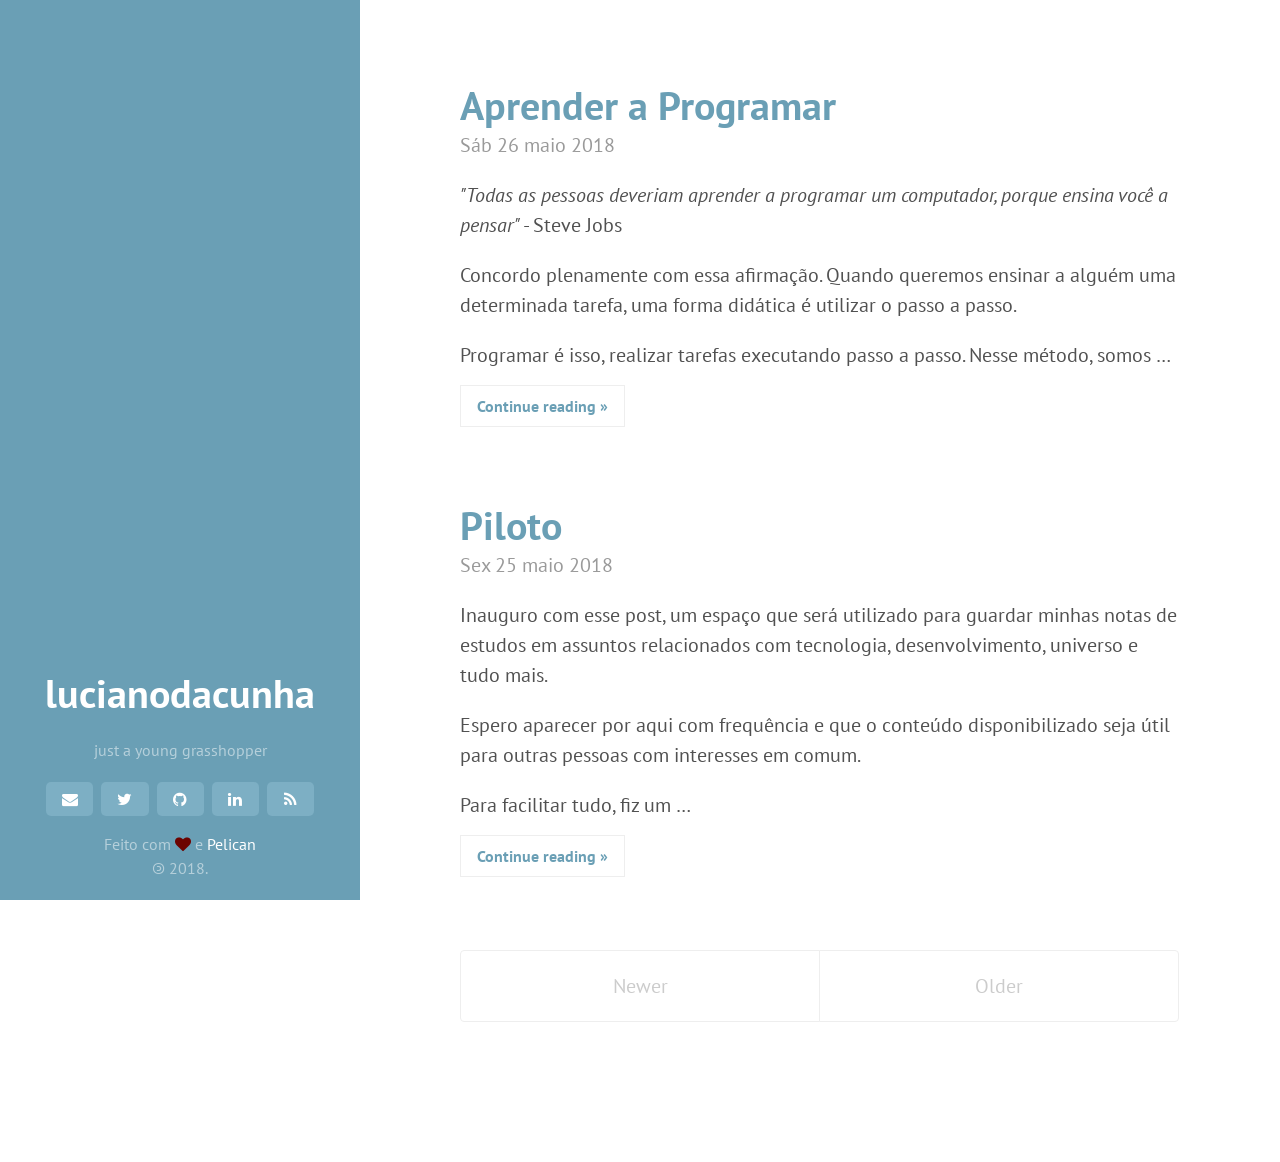
<file: index.html>
<!DOCTYPE html>
<html lang="pt" prefix="og: http://ogp.me/ns#">
	<head>
		<link href="http://gmpg.org/xfn/11" rel="profile">
		<meta http-equiv="X-UA-Compatible" content="IE=edge">
		<meta http-equiv="content-type" content="text/html; charset=utf-8">

		<!-- Metadata -->
			<meta name="description" content="just a young grasshopper" />
			<meta property="og:description" content="just a young grasshopper" />
			<meta property="og:title" content="lucianodacunha" />
			<meta property="og:type" content="website" />
			<meta property="og:url" content="" />
		<meta property="og:image" content="/images/" />

		<!-- Enable responsiveness on mobile devices-->
		<meta name="viewport" content="width=device-width, initial-scale=1.0, maximum-scale=1">

		<title>lucianodacunha</title>

		<!-- CSS -->
		<link href="//fonts.googleapis.com/" rel="dns-prefetch">
		<link href="//fonts.googleapis.com/css?family=Droid+Serif:400,700,400italic|Abril+Fatface|PT+Sans:400,400italic,700&amp;subset=latin,latin-ext" rel="stylesheet">

		<link rel="stylesheet" href="/theme/css/poole.css" />
		<link rel="stylesheet" href="/theme/css/hyde.css" />
		<link rel="stylesheet" href="/theme/css/syntax.css" />
		<link rel="stylesheet" href="/theme/css/style.css" />
		<link rel="stylesheet" href="https://maxcdn.bootstrapcdn.com/font-awesome/4.4.0/css/font-awesome.min.css">

		<!-- RSS -->
		<link rel="alternate" type="application/rss+xml" title="RSS" href="/atom.xml">
	</head>

	<body class="theme-base-0d">
<div class="sidebar">
	<div class="container sidebar-sticky">
		<div class="sidebar-about">

			<h1>
				<a href="/">
					lucianodacunha
				</a>
			</h1>
			<p class="lead"></p>
			<p class="lead">just a young grasshopper </p>
			<p></p>
		</div>
        <div class="navbar">
            <nav class="sidebar-nav">
                        <a class="sidebar-nav-item" href="mailto:lucianodacunha.net_at_gmail.com">
                            <i class="fa fa-envelope"></i>
                        </a>
                        <a class="sidebar-nav-item" href="https://twitter.com/lucianodacunha">
                            <i class="fa fa-twitter"></i>
                        </a>
                        <a class="sidebar-nav-item" href="https://github.com/lucianodacunha">
                            <i class="fa fa-github"></i>
                        </a>
                        <a class="sidebar-nav-item" href="#">
                            <i class="fa fa-linkedin"></i>
                        </a>
                <a class="sidebar-nav-item" href="feeds.rss">
                    <i class="fa fa-feed"></i>
                </a>
            </nav>
        </div>
        <br />
		<div class="copyleft">
			<p>Feito com <i class="fa fa-heart" aria-hidden="true"></i> e
			    <a href="https://blog.getpelican.com/">Pelican</a>
            </p>
            <p>
			    <span class="copyleft-mirror">©</span> 2018.
            </p>
		</div>
	</div>
</div>		<div class="content container">
	<div class="posts">
			<div class="post">
				<h1 class="post-title" href="/aprender-a-programar.html#aprender-a-programar">
					<a href="/aprender-a-programar.html#aprender-a-programar">Aprender a Programar</a>
				</h1>
				<span class="post-date">Sáb 26 maio 2018</span>
				<p>
					<p><em>"Todas as pessoas deveriam aprender a programar um computador, porque ensina
você a pensar"</em> - Steve Jobs</p>
<p>Concordo plenamente com essa afirmação. Quando queremos ensinar a alguém uma
determinada tarefa, uma forma didática é utilizar o passo a passo.</p>
<p>Programar é isso, realizar tarefas executando passo a passo. Nesse método,
somos …</p>
				</p>
				<a class="read-more" href="aprender-a-programar.html">Continue reading »</a>
			</div>
			<div class="post">
				<h1 class="post-title" href="/piloto.html#piloto">
					<a href="/piloto.html#piloto">Piloto</a>
				</h1>
				<span class="post-date">Sex 25 maio 2018</span>
				<p>
					<p>Inauguro com esse post, um espaço que será utilizado para guardar minhas notas de estudos em assuntos relacionados com tecnologia, desenvolvimento, universo e tudo mais.</p>
<p>Espero aparecer por aqui com frequência e que o conteúdo disponibilizado seja útil para outras pessoas com interesses em comum.</p>
<p>Para facilitar tudo, fiz um …</p>
				</p>
				<a class="read-more" href="piloto.html">Continue reading »</a>
			</div>
	</div>
	<div class="pagination">

		<span class="pagination-item older">Newer</span>

		<span class="pagination-item newer">Older</span>
	</div>
		</div>
	</body>
</html>
</file>
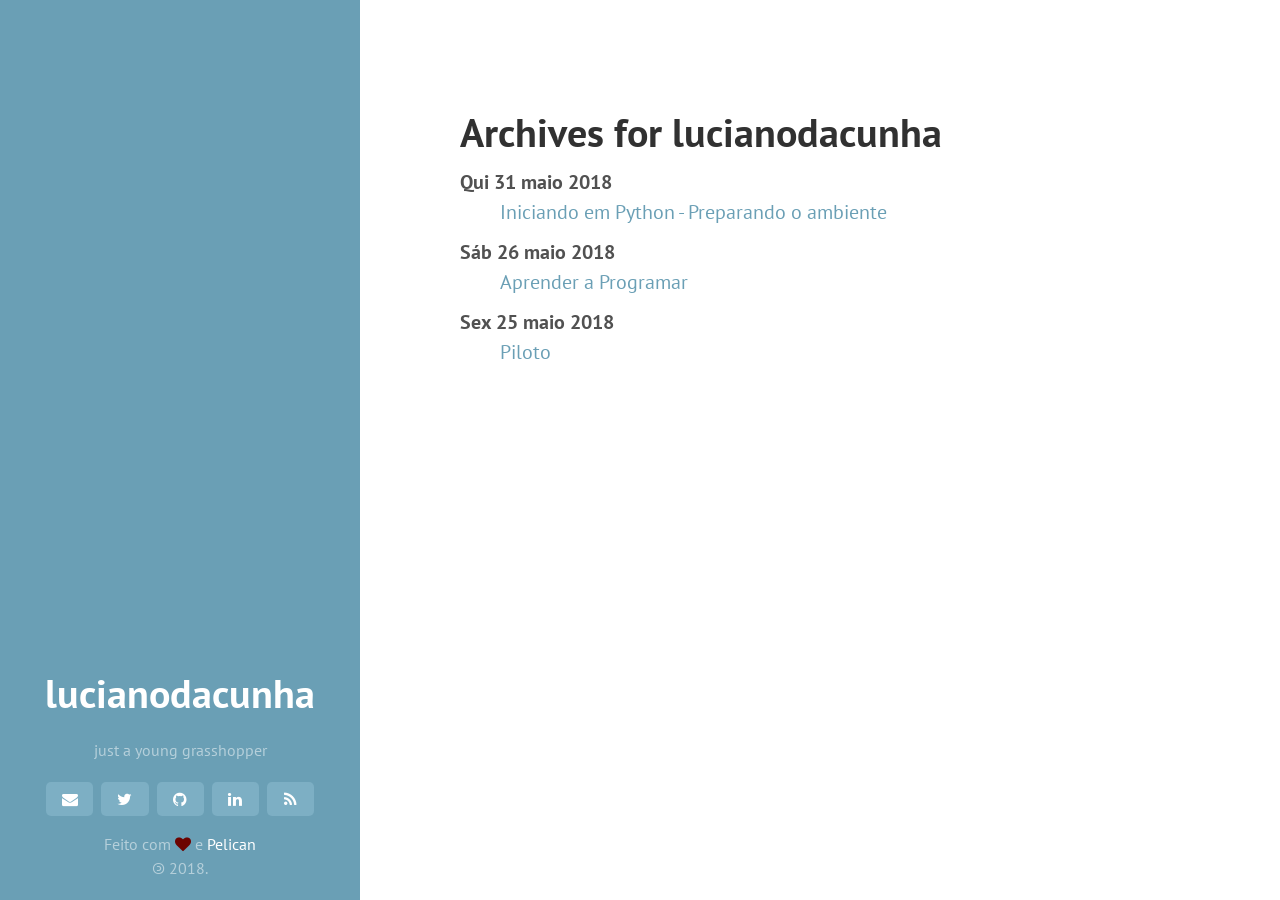
<file: archives.html>
<!DOCTYPE html>
<html lang="pt" prefix="og: http://ogp.me/ns#">
	<head>
		<link href="http://gmpg.org/xfn/11" rel="profile">
		<meta http-equiv="X-UA-Compatible" content="IE=edge">
		<meta http-equiv="content-type" content="text/html; charset=utf-8">

		<!-- Metadata -->
			<meta name="description" content="just a young grasshopper" />
			<meta property="og:description" content="just a young grasshopper" />
			<meta property="og:title" content="lucianodacunha" />
			<meta property="og:type" content="website" />
			<meta property="og:url" content="" />
		<meta property="og:image" content="/images/" />

		<!-- Enable responsiveness on mobile devices-->
		<meta name="viewport" content="width=device-width, initial-scale=1.0, maximum-scale=1">

		<title>lucianodacunha</title>

		<!-- CSS -->
		<link href="//fonts.googleapis.com/" rel="dns-prefetch">
		<link href="//fonts.googleapis.com/css?family=Droid+Serif:400,700,400italic|Abril+Fatface|PT+Sans:400,400italic,700&amp;subset=latin,latin-ext" rel="stylesheet">

		<link rel="stylesheet" href="/theme/css/poole.css" />
		<link rel="stylesheet" href="/theme/css/hyde.css" />
		<link rel="stylesheet" href="/theme/css/syntax.css" />
		<link rel="stylesheet" href="/theme/css/style.css" />
		<link rel="stylesheet" href="https://maxcdn.bootstrapcdn.com/font-awesome/4.4.0/css/font-awesome.min.css">

		<!-- RSS -->
		<link rel="alternate" type="application/rss+xml" title="RSS" href="/atom.xml">
	</head>

	<body class="theme-base-0d">
<div class="sidebar">
	<div class="container sidebar-sticky">
		<div class="sidebar-about">

			<h1>
				<a href="/">
					lucianodacunha
				</a>
			</h1>
			<p class="lead"></p>
			<p class="lead">just a young grasshopper </p>
			<p></p>
		</div>
        <div class="navbar">
            <nav class="sidebar-nav">
                        <a class="sidebar-nav-item" href="mailto:lucianodacunha.net_at_gmail.com">
                            <i class="fa fa-envelope"></i>
                        </a>
                        <a class="sidebar-nav-item" href="https://twitter.com/lucianodacunha">
                            <i class="fa fa-twitter"></i>
                        </a>
                        <a class="sidebar-nav-item" href="https://github.com/lucianodacunha">
                            <i class="fa fa-github"></i>
                        </a>
                        <a class="sidebar-nav-item" href="#">
                            <i class="fa fa-linkedin"></i>
                        </a>
                <a class="sidebar-nav-item" href="feeds.rss">
                    <i class="fa fa-feed"></i>
                </a>
            </nav>
        </div>
        <br />
		<div class="copyleft">
			<p>Feito com <i class="fa fa-heart" aria-hidden="true"></i> e
			    <a href="https://blog.getpelican.com/">Pelican</a>
            </p>
            <p>
			    <span class="copyleft-mirror">©</span> 2018.
            </p>
		</div>
	</div>
</div>		<div class="content container">
<h1>Archives for lucianodacunha</h1>

<dl>
    <dt>Qui 31 maio 2018</dt>
    <dd><a href="/iniciando-em-python-i.html">Iniciando em Python - Preparando o ambiente</a></dd>
    <dt>Sáb 26 maio 2018</dt>
    <dd><a href="/aprender-a-programar.html">Aprender a Programar</a></dd>
    <dt>Sex 25 maio 2018</dt>
    <dd><a href="/piloto.html">Piloto</a></dd>
</dl>
		</div>
	</body>
</html>
</file>
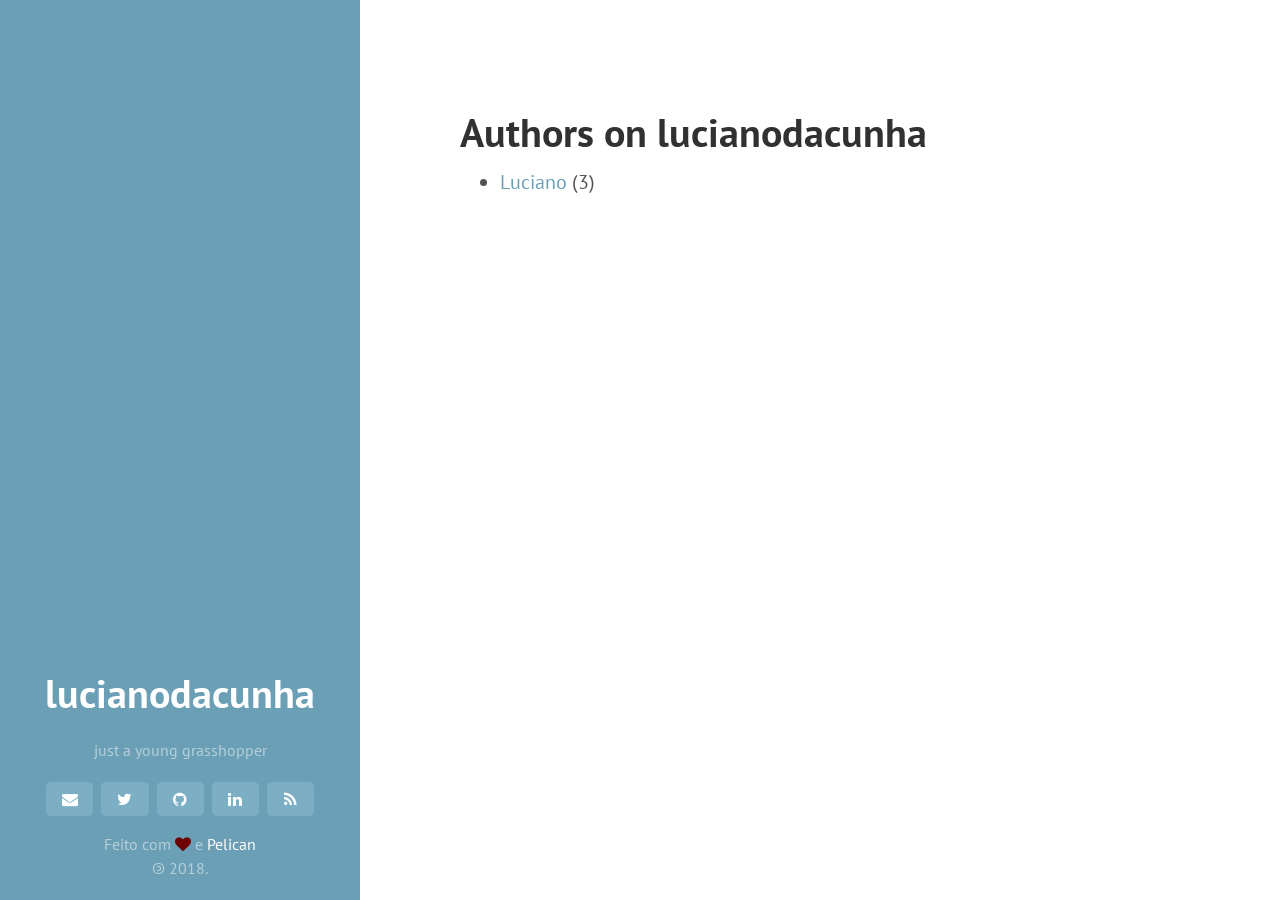
<file: authors.html>
<!DOCTYPE html>
<html lang="pt" prefix="og: http://ogp.me/ns#">
	<head>
		<link href="http://gmpg.org/xfn/11" rel="profile">
		<meta http-equiv="X-UA-Compatible" content="IE=edge">
		<meta http-equiv="content-type" content="text/html; charset=utf-8">

		<!-- Metadata -->
			<meta name="description" content="just a young grasshopper" />
			<meta property="og:description" content="just a young grasshopper" />
			<meta property="og:title" content="lucianodacunha" />
			<meta property="og:type" content="website" />
			<meta property="og:url" content="" />
		<meta property="og:image" content="/images/" />

		<!-- Enable responsiveness on mobile devices-->
		<meta name="viewport" content="width=device-width, initial-scale=1.0, maximum-scale=1">

		<title>lucianodacunha - Authors</title>

		<!-- CSS -->
		<link href="//fonts.googleapis.com/" rel="dns-prefetch">
		<link href="//fonts.googleapis.com/css?family=Droid+Serif:400,700,400italic|Abril+Fatface|PT+Sans:400,400italic,700&amp;subset=latin,latin-ext" rel="stylesheet">

		<link rel="stylesheet" href="/theme/css/poole.css" />
		<link rel="stylesheet" href="/theme/css/hyde.css" />
		<link rel="stylesheet" href="/theme/css/syntax.css" />
		<link rel="stylesheet" href="/theme/css/style.css" />
		<link rel="stylesheet" href="https://maxcdn.bootstrapcdn.com/font-awesome/4.4.0/css/font-awesome.min.css">

		<!-- RSS -->
		<link rel="alternate" type="application/rss+xml" title="RSS" href="/atom.xml">
	</head>

	<body class="theme-base-0d">
<div class="sidebar">
	<div class="container sidebar-sticky">
		<div class="sidebar-about">

			<h1>
				<a href="/">
					lucianodacunha
				</a>
			</h1>
			<p class="lead"></p>
			<p class="lead">just a young grasshopper </p>
			<p></p>
		</div>
        <div class="navbar">
            <nav class="sidebar-nav">
                        <a class="sidebar-nav-item" href="mailto:lucianodacunha.net_at_gmail.com">
                            <i class="fa fa-envelope"></i>
                        </a>
                        <a class="sidebar-nav-item" href="https://twitter.com/lucianodacunha">
                            <i class="fa fa-twitter"></i>
                        </a>
                        <a class="sidebar-nav-item" href="https://github.com/lucianodacunha">
                            <i class="fa fa-github"></i>
                        </a>
                        <a class="sidebar-nav-item" href="#">
                            <i class="fa fa-linkedin"></i>
                        </a>
                <a class="sidebar-nav-item" href="feeds.rss">
                    <i class="fa fa-feed"></i>
                </a>
            </nav>
        </div>
        <br />
		<div class="copyleft">
			<p>Feito com <i class="fa fa-heart" aria-hidden="true"></i> e
			    <a href="https://blog.getpelican.com/">Pelican</a>
            </p>
            <p>
			    <span class="copyleft-mirror">©</span> 2018.
            </p>
		</div>
	</div>
</div>		<div class="content container">
    <h1>Authors on lucianodacunha</h1>

    <ul>        <li><a href="/author/luciano.html">Luciano</a> (3)</li>
    </ul>
		</div>
	</body>
</html>
</file>
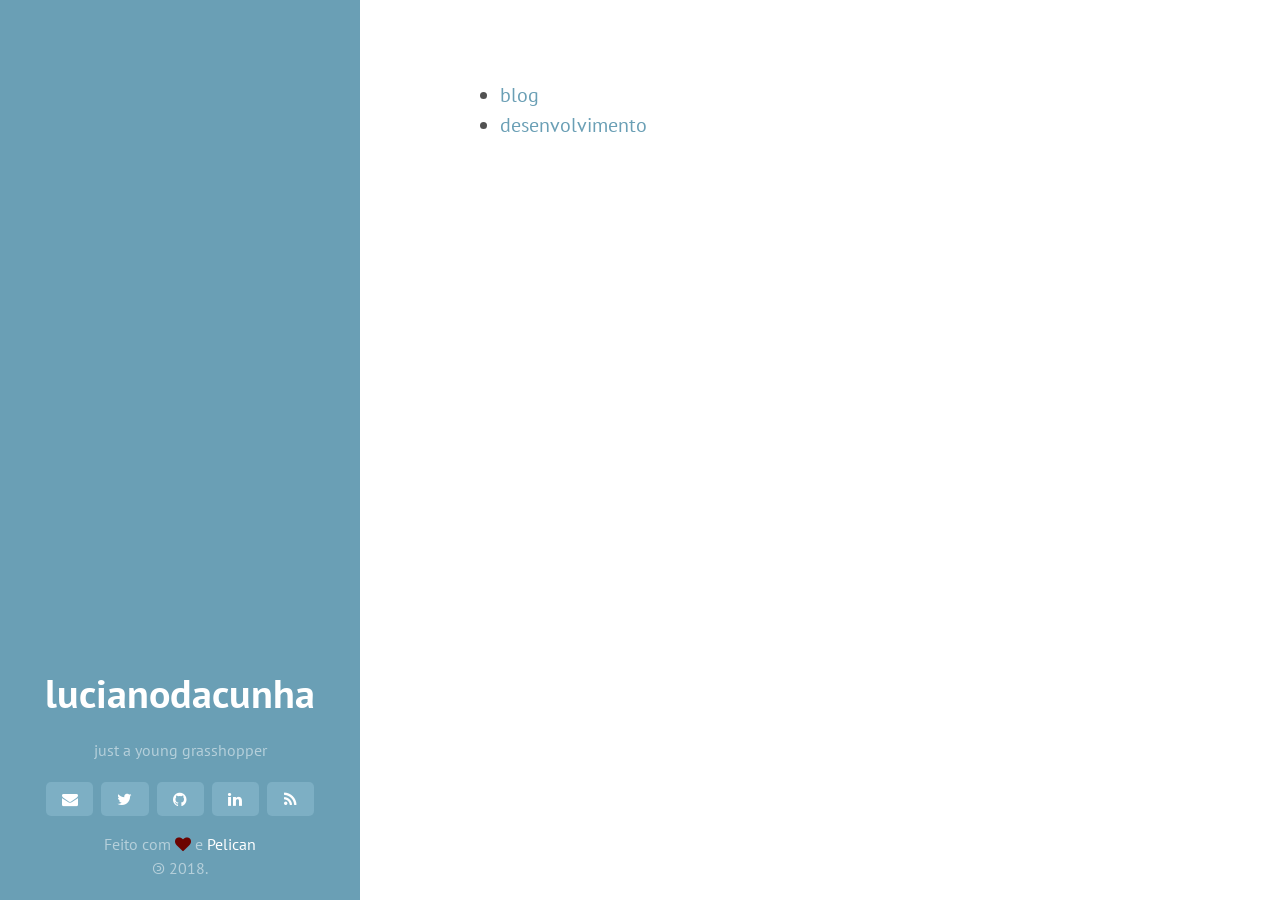
<file: categories.html>
<!DOCTYPE html>
<html lang="pt" prefix="og: http://ogp.me/ns#">
	<head>
		<link href="http://gmpg.org/xfn/11" rel="profile">
		<meta http-equiv="X-UA-Compatible" content="IE=edge">
		<meta http-equiv="content-type" content="text/html; charset=utf-8">

		<!-- Metadata -->
			<meta name="description" content="just a young grasshopper" />
			<meta property="og:description" content="just a young grasshopper" />
			<meta property="og:title" content="lucianodacunha" />
			<meta property="og:type" content="website" />
			<meta property="og:url" content="" />
		<meta property="og:image" content="/images/" />

		<!-- Enable responsiveness on mobile devices-->
		<meta name="viewport" content="width=device-width, initial-scale=1.0, maximum-scale=1">

		<title>lucianodacunha</title>

		<!-- CSS -->
		<link href="//fonts.googleapis.com/" rel="dns-prefetch">
		<link href="//fonts.googleapis.com/css?family=Droid+Serif:400,700,400italic|Abril+Fatface|PT+Sans:400,400italic,700&amp;subset=latin,latin-ext" rel="stylesheet">

		<link rel="stylesheet" href="/theme/css/poole.css" />
		<link rel="stylesheet" href="/theme/css/hyde.css" />
		<link rel="stylesheet" href="/theme/css/syntax.css" />
		<link rel="stylesheet" href="/theme/css/style.css" />
		<link rel="stylesheet" href="https://maxcdn.bootstrapcdn.com/font-awesome/4.4.0/css/font-awesome.min.css">

		<!-- RSS -->
		<link rel="alternate" type="application/rss+xml" title="RSS" href="/atom.xml">
	</head>

	<body class="theme-base-0d">
<div class="sidebar">
	<div class="container sidebar-sticky">
		<div class="sidebar-about">

			<h1>
				<a href="/">
					lucianodacunha
				</a>
			</h1>
			<p class="lead"></p>
			<p class="lead">just a young grasshopper </p>
			<p></p>
		</div>
        <div class="navbar">
            <nav class="sidebar-nav">
                        <a class="sidebar-nav-item" href="mailto:lucianodacunha.net_at_gmail.com">
                            <i class="fa fa-envelope"></i>
                        </a>
                        <a class="sidebar-nav-item" href="https://twitter.com/lucianodacunha">
                            <i class="fa fa-twitter"></i>
                        </a>
                        <a class="sidebar-nav-item" href="https://github.com/lucianodacunha">
                            <i class="fa fa-github"></i>
                        </a>
                        <a class="sidebar-nav-item" href="#">
                            <i class="fa fa-linkedin"></i>
                        </a>
                <a class="sidebar-nav-item" href="feeds.rss">
                    <i class="fa fa-feed"></i>
                </a>
            </nav>
        </div>
        <br />
		<div class="copyleft">
			<p>Feito com <i class="fa fa-heart" aria-hidden="true"></i> e
			    <a href="https://blog.getpelican.com/">Pelican</a>
            </p>
            <p>
			    <span class="copyleft-mirror">©</span> 2018.
            </p>
		</div>
	</div>
</div>		<div class="content container">
<ul>
    <li><a href="/category/blog.html">blog</a></li>
    <li><a href="/category/desenvolvimento.html">desenvolvimento</a></li>
</ul>
		</div>
	</body>
</html>
</file>
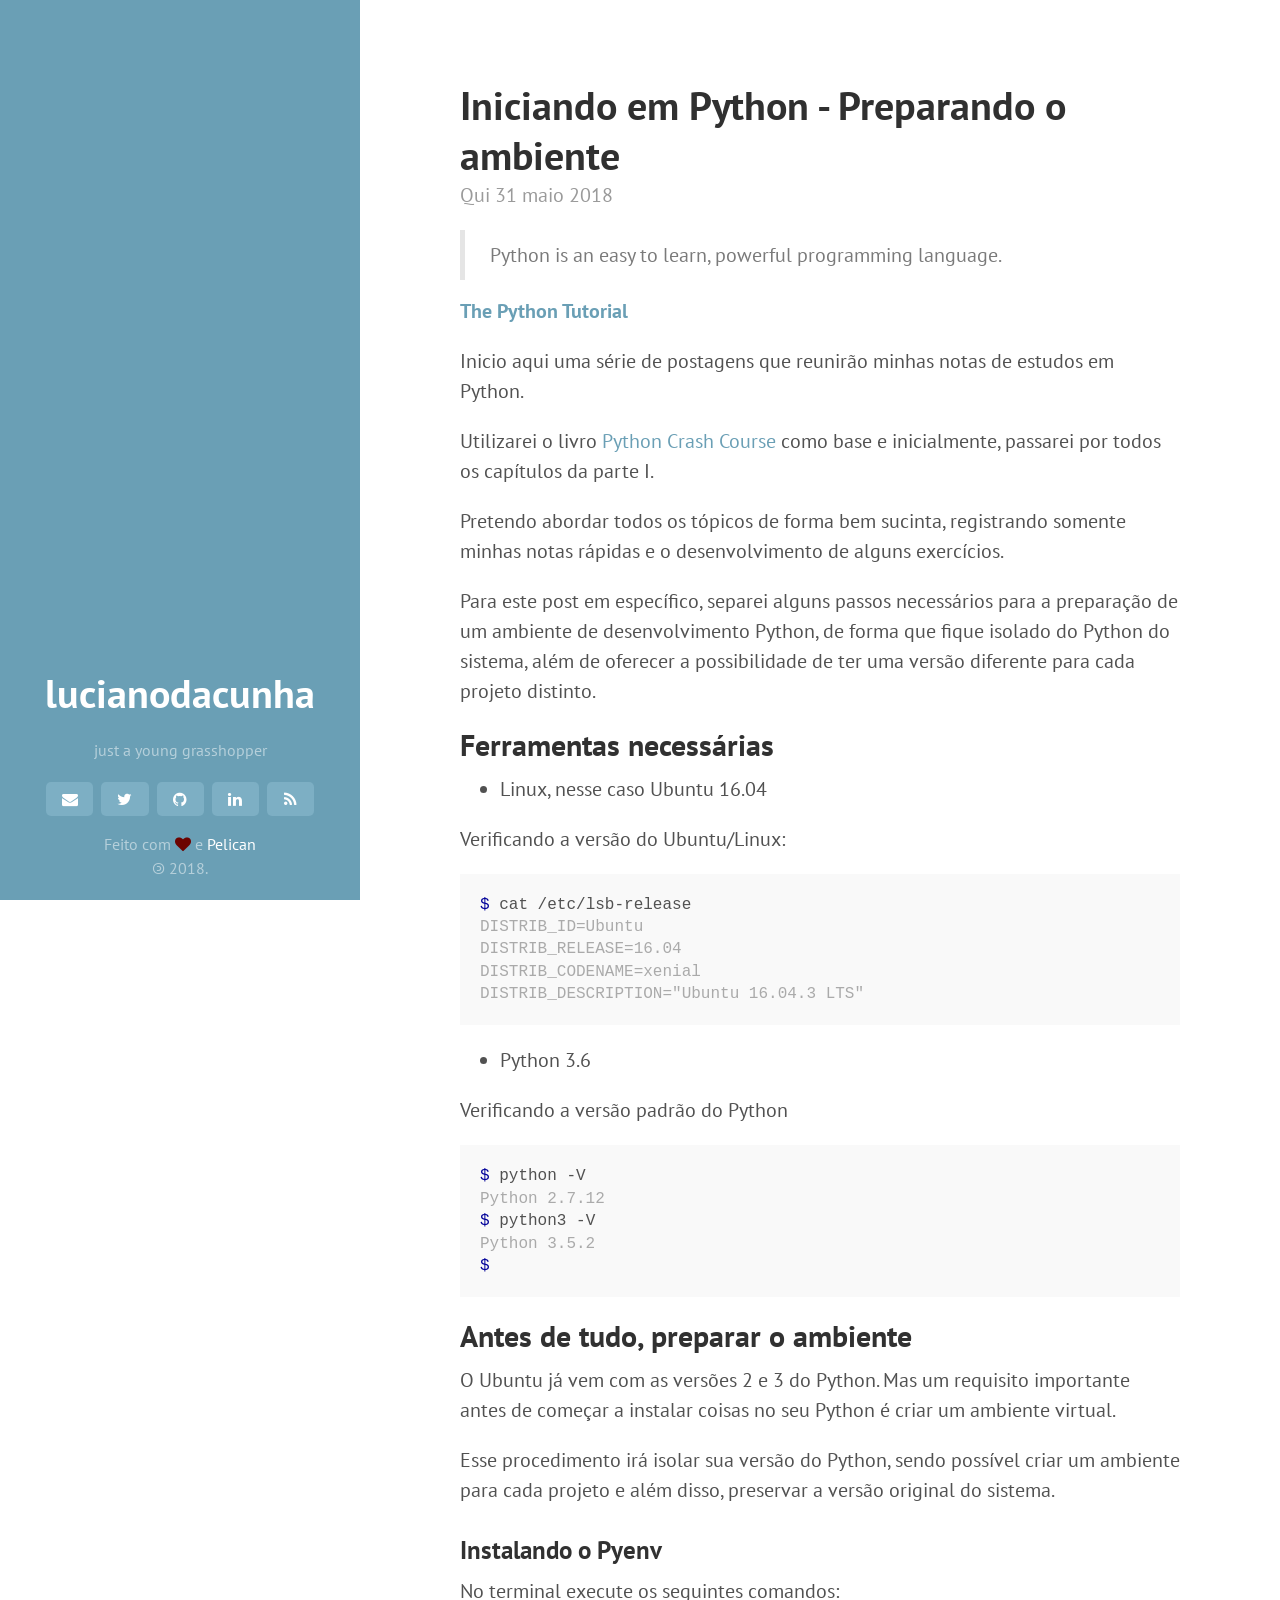
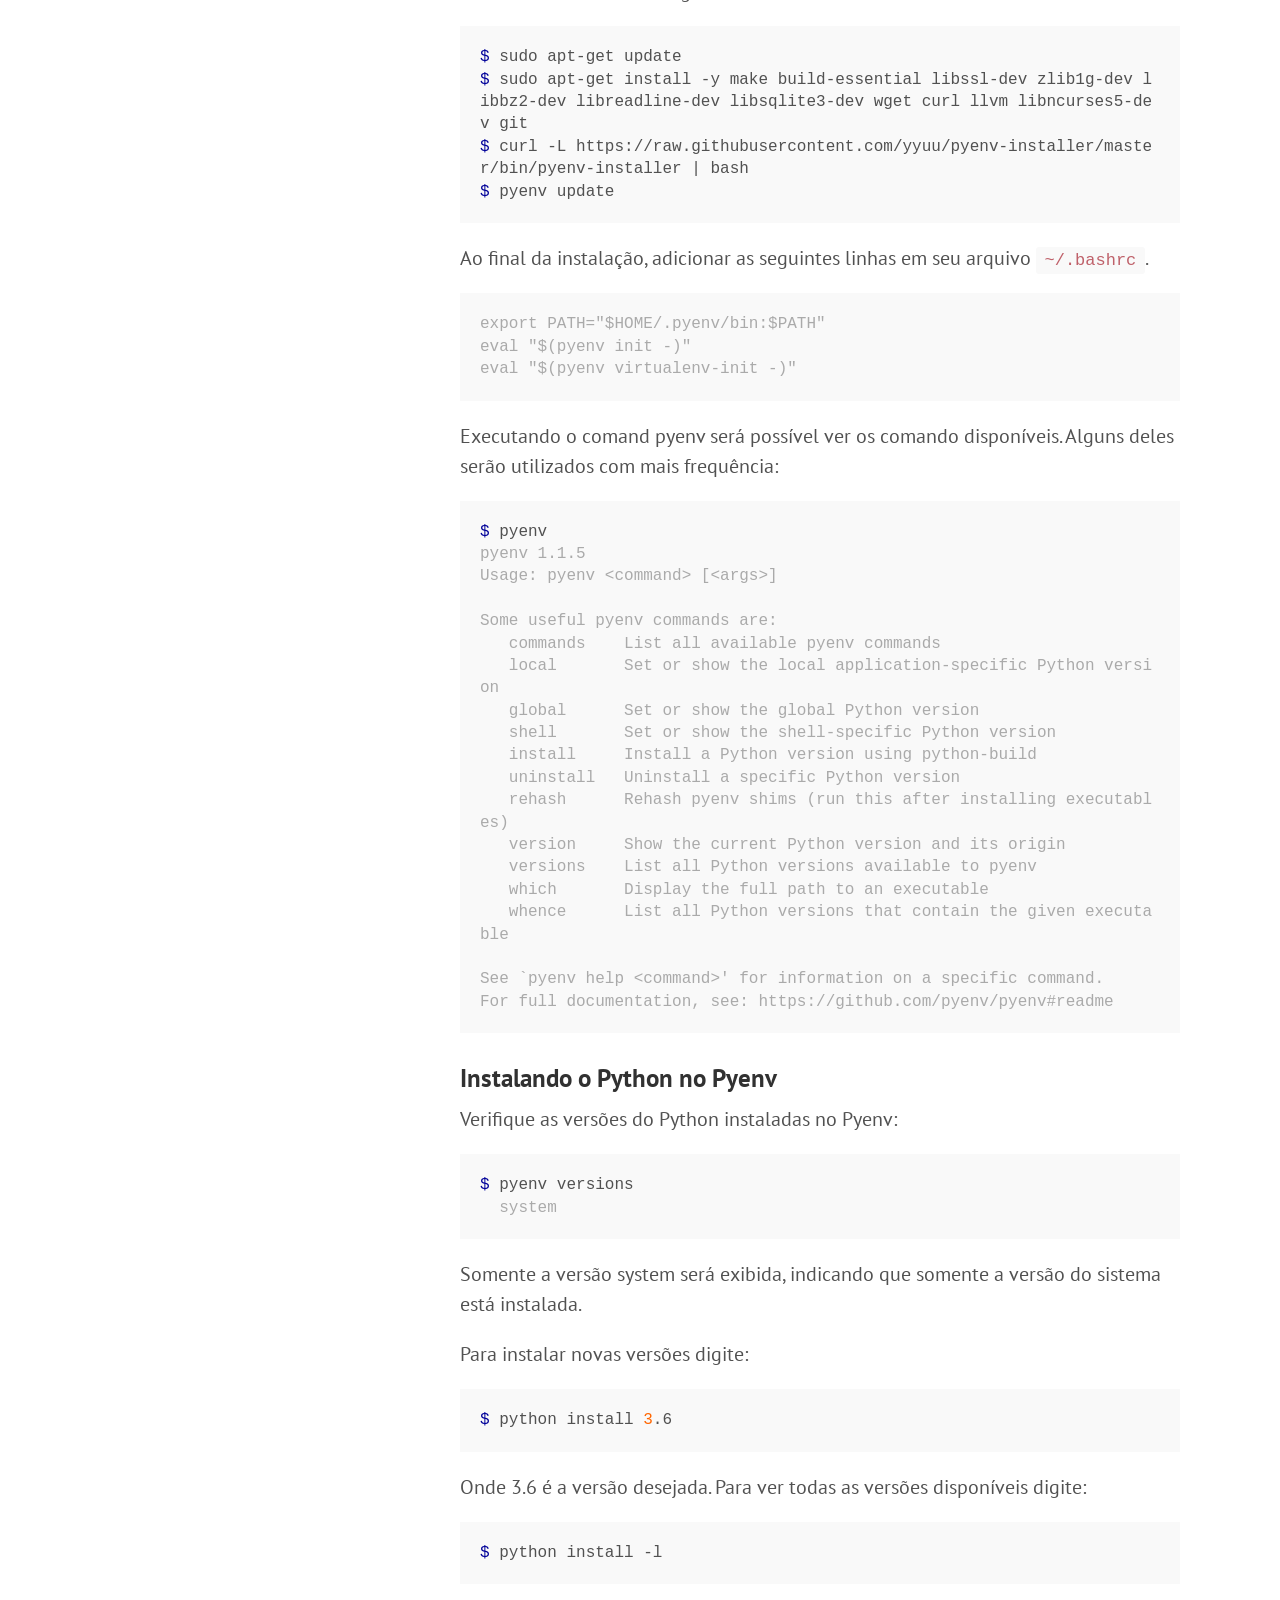
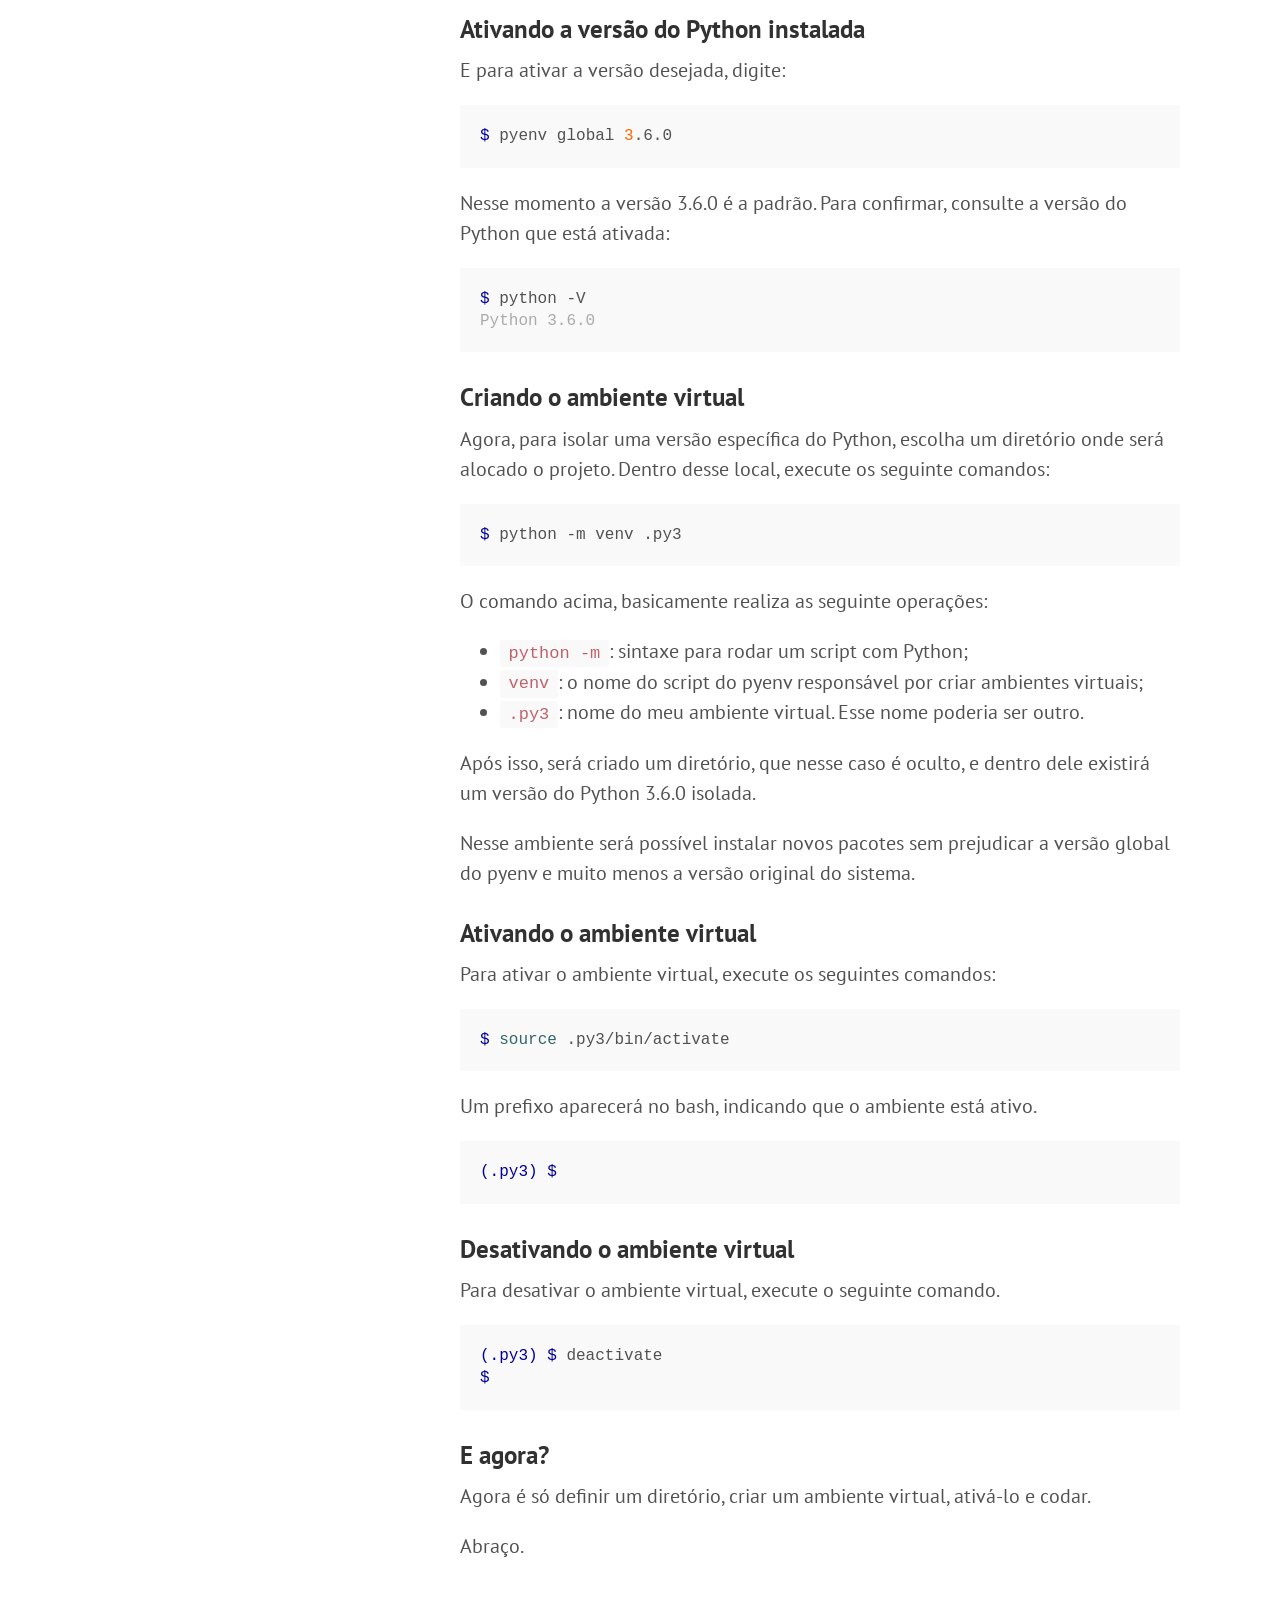
<file: iniciando-em-python-i.html>
<!DOCTYPE html>
<html lang="pt" prefix="og: http://ogp.me/ns#">
	<head>
		<link href="http://gmpg.org/xfn/11" rel="profile">
		<meta http-equiv="X-UA-Compatible" content="IE=edge">
		<meta http-equiv="content-type" content="text/html; charset=utf-8">

		<!-- Metadata -->
	<meta name="description" content="just a young grasshopper">
	<meta property="og:description" content="just a young grasshopper">
	<meta property="og:title" content="Iniciando em Python - Preparando o ambiente" />
	<meta property="og:type" content="article" />
	<meta property="og:url" content="/iniciando-em-python-i.html" />
		<meta property="og:image" content="/images/" />

		<!-- Enable responsiveness on mobile devices-->
		<meta name="viewport" content="width=device-width, initial-scale=1.0, maximum-scale=1">

		<title>lucianodacunha</title>

		<!-- CSS -->
		<link href="//fonts.googleapis.com/" rel="dns-prefetch">
		<link href="//fonts.googleapis.com/css?family=Droid+Serif:400,700,400italic|Abril+Fatface|PT+Sans:400,400italic,700&amp;subset=latin,latin-ext" rel="stylesheet">

		<link rel="stylesheet" href="/theme/css/poole.css" />
		<link rel="stylesheet" href="/theme/css/hyde.css" />
		<link rel="stylesheet" href="/theme/css/syntax.css" />
		<link rel="stylesheet" href="/theme/css/style.css" />
		<link rel="stylesheet" href="https://maxcdn.bootstrapcdn.com/font-awesome/4.4.0/css/font-awesome.min.css">

		<!-- RSS -->
		<link rel="alternate" type="application/rss+xml" title="RSS" href="/atom.xml">
	</head>

	<body class="theme-base-0d">
<div class="sidebar">
	<div class="container sidebar-sticky">
		<div class="sidebar-about">

			<h1>
				<a href="/">
					lucianodacunha
				</a>
			</h1>
			<p class="lead"></p>
			<p class="lead">just a young grasshopper </p>
			<p></p>
		</div>
        <div class="navbar">
            <nav class="sidebar-nav">
                        <a class="sidebar-nav-item" href="mailto:lucianodacunha.net_at_gmail.com">
                            <i class="fa fa-envelope"></i>
                        </a>
                        <a class="sidebar-nav-item" href="https://twitter.com/lucianodacunha">
                            <i class="fa fa-twitter"></i>
                        </a>
                        <a class="sidebar-nav-item" href="https://github.com/lucianodacunha">
                            <i class="fa fa-github"></i>
                        </a>
                        <a class="sidebar-nav-item" href="#">
                            <i class="fa fa-linkedin"></i>
                        </a>
                <a class="sidebar-nav-item" href="feeds.rss">
                    <i class="fa fa-feed"></i>
                </a>
            </nav>
        </div>
        <br />
		<div class="copyleft">
			<p>Feito com <i class="fa fa-heart" aria-hidden="true"></i> e
			    <a href="https://blog.getpelican.com/">Pelican</a>
            </p>
            <p>
			    <span class="copyleft-mirror">©</span> 2018.
            </p>
		</div>
	</div>
</div>		<div class="content container">
<div class="post">
	<h1 class="post-title">Iniciando em Python - Preparando o ambiente</h1>
	<span class="post-date">Qui 31 maio 2018</span>
	<blockquote>
<p>Python is an easy to learn, powerful programming language.</p>
</blockquote>
<p><strong><a href="https://docs.python.org/3/tutorial/#the-python-tutorial">The Python Tutorial</a></strong></p>
<p>Inicio aqui uma série de postagens que reunirão minhas notas de estudos em Python.</p>
<p>Utilizarei o livro <a href="https://nostarch.com/pythoncrashcourse">Python Crash Course</a> 
como base e inicialmente, passarei por todos os capítulos da parte I. </p>
<p>Pretendo abordar todos os tópicos de forma bem sucinta, registrando somente 
minhas notas rápidas e o desenvolvimento de alguns exercícios.</p>
<p>Para este post em específico, separei alguns passos necessários para a 
preparação de um ambiente de desenvolvimento Python, de forma que fique isolado 
do Python do sistema, além de oferecer a possibilidade de ter uma versão 
diferente para cada projeto distinto.  </p>
<h2>Ferramentas necessárias</h2>
<ul>
<li>Linux, nesse caso Ubuntu 16.04</li>
</ul>
<p>Verificando a versão do Ubuntu/Linux:</p>
<div class="highlight"><pre><span></span><span class="gp">$</span> cat /etc/lsb-release 
<span class="go">DISTRIB_ID=Ubuntu</span>
<span class="go">DISTRIB_RELEASE=16.04</span>
<span class="go">DISTRIB_CODENAME=xenial</span>
<span class="go">DISTRIB_DESCRIPTION=&quot;Ubuntu 16.04.3 LTS&quot;</span>
</pre></div>


<ul>
<li>Python 3.6</li>
</ul>
<p>Verificando a versão padrão do Python</p>
<div class="highlight"><pre><span></span><span class="gp">$</span> python -V 
<span class="go">Python 2.7.12</span>
<span class="gp">$</span> python3 -V
<span class="go">Python 3.5.2</span>
<span class="gp">$</span>
</pre></div>


<h2>Antes de tudo, preparar o ambiente</h2>
<p>O Ubuntu já vem com as versões 2 e 3 do Python. Mas um requisito importante 
antes de começar a instalar coisas no seu Python é criar um ambiente virtual.</p>
<p>Esse procedimento irá isolar sua versão do Python, sendo possível criar um 
ambiente para cada projeto e além disso, preservar a versão original do sistema.</p>
<h3>Instalando o Pyenv</h3>
<p>No terminal execute os seguintes comandos:</p>
<div class="highlight"><pre><span></span><span class="gp">$</span> sudo apt-get update
<span class="gp">$</span> sudo apt-get install -y make build-essential libssl-dev zlib1g-dev libbz2-dev libreadline-dev libsqlite3-dev wget curl llvm libncurses5-dev git
<span class="gp">$</span> curl -L https://raw.githubusercontent.com/yyuu/pyenv-installer/master/bin/pyenv-installer <span class="p">|</span> bash
<span class="gp">$</span> pyenv update
</pre></div>


<p>Ao final da instalação, adicionar as seguintes linhas em seu arquivo <code>~/.bashrc</code>.</p>
<div class="highlight"><pre><span></span><span class="go">export PATH=&quot;$HOME/.pyenv/bin:$PATH&quot;</span>
<span class="go">eval &quot;$(pyenv init -)&quot;</span>
<span class="go">eval &quot;$(pyenv virtualenv-init -)&quot;</span>
</pre></div>


<p>Executando o comand pyenv será possível ver os comando disponíveis. Alguns deles
serão utilizados com mais frequência:</p>
<div class="highlight"><pre><span></span><span class="gp">$</span> pyenv
<span class="go">pyenv 1.1.5</span>
<span class="go">Usage: pyenv &lt;command&gt; [&lt;args&gt;]</span>

<span class="go">Some useful pyenv commands are:</span>
<span class="go">   commands    List all available pyenv commands</span>
<span class="go">   local       Set or show the local application-specific Python version</span>
<span class="go">   global      Set or show the global Python version</span>
<span class="go">   shell       Set or show the shell-specific Python version</span>
<span class="go">   install     Install a Python version using python-build</span>
<span class="go">   uninstall   Uninstall a specific Python version</span>
<span class="go">   rehash      Rehash pyenv shims (run this after installing executables)</span>
<span class="go">   version     Show the current Python version and its origin</span>
<span class="go">   versions    List all Python versions available to pyenv</span>
<span class="go">   which       Display the full path to an executable</span>
<span class="go">   whence      List all Python versions that contain the given executable</span>

<span class="go">See `pyenv help &lt;command&gt;&#39; for information on a specific command.</span>
<span class="go">For full documentation, see: https://github.com/pyenv/pyenv#readme</span>
</pre></div>


<h3>Instalando o Python no Pyenv</h3>
<p>Verifique as versões do Python instaladas no Pyenv:</p>
<div class="highlight"><pre><span></span><span class="gp">$</span> pyenv versions
<span class="go">  system</span>
</pre></div>


<p>Somente a versão system será exibida, indicando que somente a versão do sistema
está instalada.</p>
<p>Para instalar novas versões digite:</p>
<div class="highlight"><pre><span></span><span class="gp">$</span> python install <span class="m">3</span>.6
</pre></div>


<p>Onde 3.6 é a versão desejada. Para ver todas as versões disponíveis digite:</p>
<div class="highlight"><pre><span></span><span class="gp">$</span> python install -l
</pre></div>


<h3>Ativando a versão do Python instalada</h3>
<p>E para ativar a versão desejada, digite:</p>
<div class="highlight"><pre><span></span><span class="gp">$</span> pyenv global <span class="m">3</span>.6.0
</pre></div>


<p>Nesse momento a versão 3.6.0 é a padrão. Para confirmar, consulte a versão do 
Python que está ativada:</p>
<div class="highlight"><pre><span></span><span class="gp">$</span> python -V
<span class="go">Python 3.6.0</span>
</pre></div>


<h3>Criando o ambiente virtual</h3>
<p>Agora, para isolar uma versão específica do Python, escolha um diretório onde 
será alocado o projeto. Dentro desse local, execute os seguinte comandos:</p>
<div class="highlight"><pre><span></span><span class="gp">$</span> python -m venv .py3
</pre></div>


<p>O comando acima, basicamente realiza as seguinte operações:</p>
<ul>
<li><code>python -m</code>: sintaxe para rodar um script com Python;</li>
<li><code>venv</code>: o nome do script do pyenv responsável por criar ambientes virtuais;</li>
<li><code>.py3</code>: nome do meu ambiente virtual. Esse nome poderia ser outro.</li>
</ul>
<p>Após isso, será criado um diretório, que nesse caso é oculto, e dentro dele 
existirá um versão do Python 3.6.0 isolada. </p>
<p>Nesse ambiente será possível instalar novos pacotes sem prejudicar a versão 
global do pyenv e muito menos a versão original do sistema.</p>
<h3>Ativando o ambiente virtual</h3>
<p>Para ativar o ambiente virtual, execute os seguintes comandos:</p>
<div class="highlight"><pre><span></span><span class="gp">$</span> <span class="nb">source</span> .py3/bin/activate
</pre></div>


<p>Um prefixo aparecerá no bash, indicando que o ambiente está ativo.</p>
<div class="highlight"><pre><span></span><span class="gp">(.py3) $</span> 
</pre></div>


<h3>Desativando o ambiente virtual</h3>
<p>Para desativar o ambiente virtual, execute o seguinte comando.</p>
<div class="highlight"><pre><span></span><span class="gp">(.py3) $</span> deactivate
<span class="gp">$</span> 
</pre></div>


<h3>E agora?</h3>
<p>Agora é só definir um diretório, criar um ambiente virtual, ativá-lo e codar.</p>
<p>Abraço.</p>
	<div id="disqus_thread"></div>
		<script type="text/javascript">
			var disqus_shortname = 'https-lucianodacunha-github-io';
			(function() {
	 			var dsq = document.createElement('script'); dsq.type = 'text/javascript'; dsq.async = true;
	 			dsq.src = '//' + disqus_shortname + '.disqus.com/embed.js';
	 			(document.getElementsByTagName('head')[0] || document.getElementsByTagName('body')[0]).appendChild(dsq);
	 		})();
		</script>
	<noscript>Please enable JavaScript to view the <a href="https://disqus.com/?ref_noscript" rel="nofollow">comments powered by Disqus.</a></noscript>
</div>
		</div>
	</body>
</html>
</file>
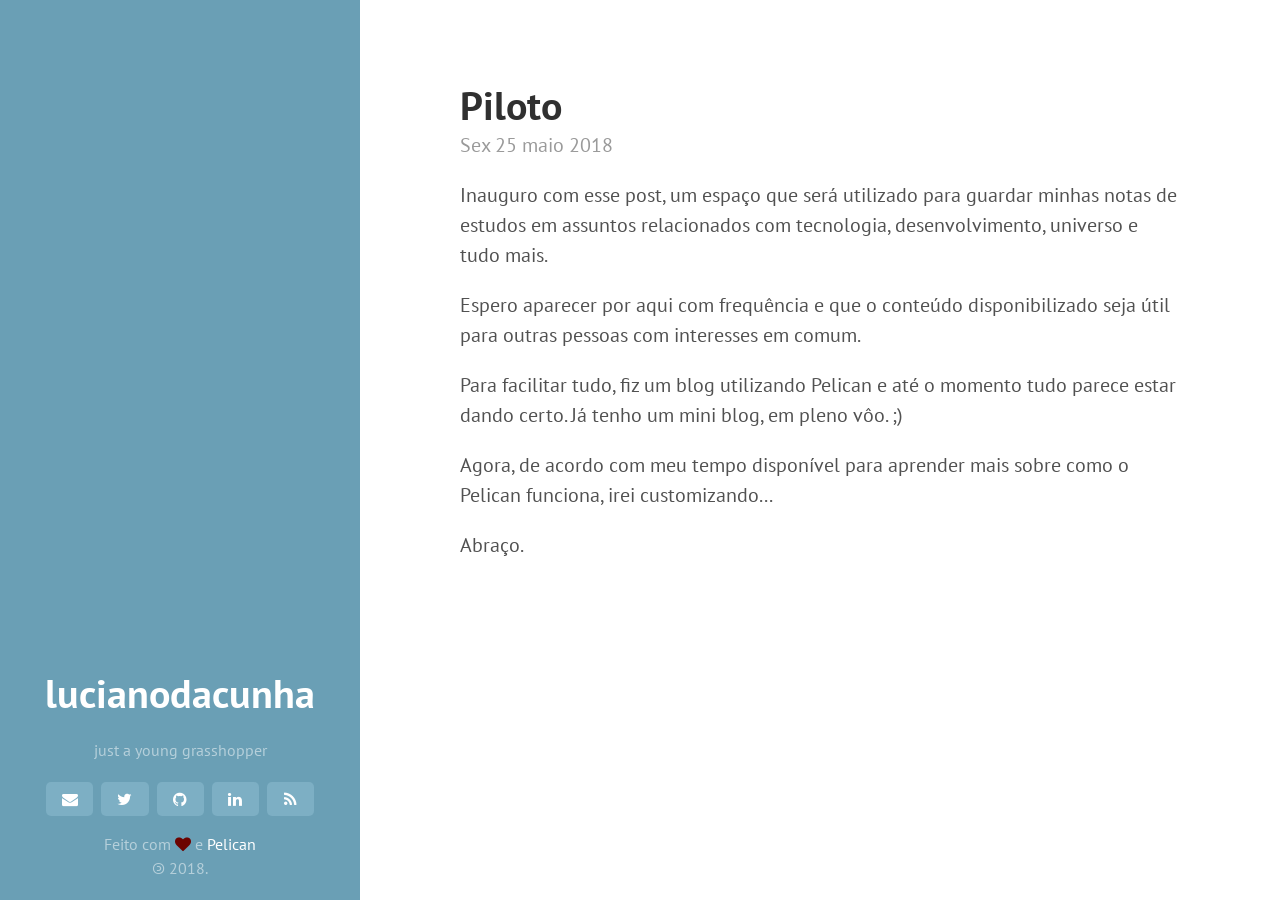
<file: piloto.html>
<!DOCTYPE html>
<html lang="pt" prefix="og: http://ogp.me/ns#">
	<head>
		<link href="http://gmpg.org/xfn/11" rel="profile">
		<meta http-equiv="X-UA-Compatible" content="IE=edge">
		<meta http-equiv="content-type" content="text/html; charset=utf-8">

		<!-- Metadata -->
	<meta name="description" content="just a young grasshopper">
	<meta property="og:description" content="just a young grasshopper">
	<meta property="og:title" content="Piloto" />
	<meta property="og:type" content="article" />
	<meta property="og:url" content="/piloto.html" />
		<meta property="og:image" content="/images/" />

		<!-- Enable responsiveness on mobile devices-->
		<meta name="viewport" content="width=device-width, initial-scale=1.0, maximum-scale=1">

		<title>lucianodacunha</title>

		<!-- CSS -->
		<link href="//fonts.googleapis.com/" rel="dns-prefetch">
		<link href="//fonts.googleapis.com/css?family=Droid+Serif:400,700,400italic|Abril+Fatface|PT+Sans:400,400italic,700&amp;subset=latin,latin-ext" rel="stylesheet">

		<link rel="stylesheet" href="/theme/css/poole.css" />
		<link rel="stylesheet" href="/theme/css/hyde.css" />
		<link rel="stylesheet" href="/theme/css/syntax.css" />
		<link rel="stylesheet" href="/theme/css/style.css" />
		<link rel="stylesheet" href="https://maxcdn.bootstrapcdn.com/font-awesome/4.4.0/css/font-awesome.min.css">

		<!-- RSS -->
		<link rel="alternate" type="application/rss+xml" title="RSS" href="/atom.xml">
	</head>

	<body class="theme-base-0d">
<div class="sidebar">
	<div class="container sidebar-sticky">
		<div class="sidebar-about">

			<h1>
				<a href="/">
					lucianodacunha
				</a>
			</h1>
			<p class="lead"></p>
			<p class="lead">just a young grasshopper </p>
			<p></p>
		</div>
        <div class="navbar">
            <nav class="sidebar-nav">
                        <a class="sidebar-nav-item" href="mailto:lucianodacunha.net_at_gmail.com">
                            <i class="fa fa-envelope"></i>
                        </a>
                        <a class="sidebar-nav-item" href="https://twitter.com/lucianodacunha">
                            <i class="fa fa-twitter"></i>
                        </a>
                        <a class="sidebar-nav-item" href="https://github.com/lucianodacunha">
                            <i class="fa fa-github"></i>
                        </a>
                        <a class="sidebar-nav-item" href="#">
                            <i class="fa fa-linkedin"></i>
                        </a>
                <a class="sidebar-nav-item" href="feeds.rss">
                    <i class="fa fa-feed"></i>
                </a>
            </nav>
        </div>
        <br />
		<div class="copyleft">
			<p>Feito com <i class="fa fa-heart" aria-hidden="true"></i> e
			    <a href="https://blog.getpelican.com/">Pelican</a>
            </p>
            <p>
			    <span class="copyleft-mirror">©</span> 2018.
            </p>
		</div>
	</div>
</div>		<div class="content container">
<div class="post">
	<h1 class="post-title">Piloto</h1>
	<span class="post-date">Sex 25 maio 2018</span>
	<p>Inauguro com esse post, um espaço que será utilizado para guardar minhas notas de estudos em assuntos relacionados com tecnologia, desenvolvimento, universo e tudo mais.</p>
<p>Espero aparecer por aqui com frequência e que o conteúdo disponibilizado seja útil para outras pessoas com interesses em comum.</p>
<p>Para facilitar tudo, fiz um blog utilizando Pelican e até o momento tudo parece estar dando certo. Já tenho um mini blog, em pleno vôo. ;)</p>
<p>Agora, de acordo com meu tempo disponível para aprender mais sobre como o Pelican funciona, irei customizando...</p>
<p>Abraço.</p>
	<div id="disqus_thread"></div>
		<script type="text/javascript">
			var disqus_shortname = 'https-lucianodacunha-github-io';
			(function() {
	 			var dsq = document.createElement('script'); dsq.type = 'text/javascript'; dsq.async = true;
	 			dsq.src = '//' + disqus_shortname + '.disqus.com/embed.js';
	 			(document.getElementsByTagName('head')[0] || document.getElementsByTagName('body')[0]).appendChild(dsq);
	 		})();
		</script>
	<noscript>Please enable JavaScript to view the <a href="https://disqus.com/?ref_noscript" rel="nofollow">comments powered by Disqus.</a></noscript>
</div>
		</div>
	</body>
</html>
</file>
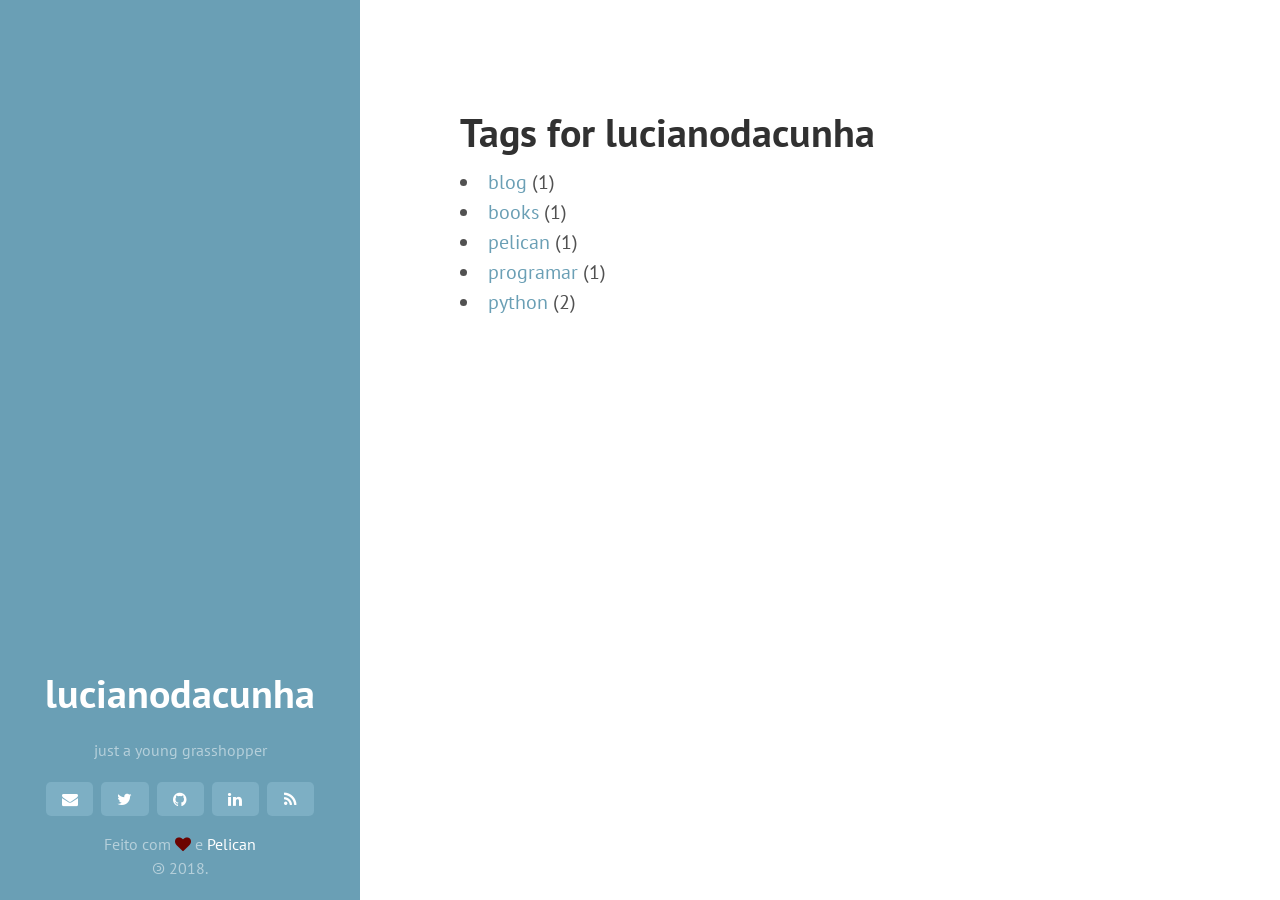
<file: tags.html>
<!DOCTYPE html>
<html lang="pt" prefix="og: http://ogp.me/ns#">
	<head>
		<link href="http://gmpg.org/xfn/11" rel="profile">
		<meta http-equiv="X-UA-Compatible" content="IE=edge">
		<meta http-equiv="content-type" content="text/html; charset=utf-8">

		<!-- Metadata -->
			<meta name="description" content="just a young grasshopper" />
			<meta property="og:description" content="just a young grasshopper" />
			<meta property="og:title" content="lucianodacunha" />
			<meta property="og:type" content="website" />
			<meta property="og:url" content="" />
		<meta property="og:image" content="/images/" />

		<!-- Enable responsiveness on mobile devices-->
		<meta name="viewport" content="width=device-width, initial-scale=1.0, maximum-scale=1">

		<title>lucianodacunha - Tags</title>

		<!-- CSS -->
		<link href="//fonts.googleapis.com/" rel="dns-prefetch">
		<link href="//fonts.googleapis.com/css?family=Droid+Serif:400,700,400italic|Abril+Fatface|PT+Sans:400,400italic,700&amp;subset=latin,latin-ext" rel="stylesheet">

		<link rel="stylesheet" href="/theme/css/poole.css" />
		<link rel="stylesheet" href="/theme/css/hyde.css" />
		<link rel="stylesheet" href="/theme/css/syntax.css" />
		<link rel="stylesheet" href="/theme/css/style.css" />
		<link rel="stylesheet" href="https://maxcdn.bootstrapcdn.com/font-awesome/4.4.0/css/font-awesome.min.css">

		<!-- RSS -->
		<link rel="alternate" type="application/rss+xml" title="RSS" href="/atom.xml">
	</head>

	<body class="theme-base-0d">
<div class="sidebar">
	<div class="container sidebar-sticky">
		<div class="sidebar-about">

			<h1>
				<a href="/">
					lucianodacunha
				</a>
			</h1>
			<p class="lead"></p>
			<p class="lead">just a young grasshopper </p>
			<p></p>
		</div>
        <div class="navbar">
            <nav class="sidebar-nav">
                        <a class="sidebar-nav-item" href="mailto:lucianodacunha.net_at_gmail.com">
                            <i class="fa fa-envelope"></i>
                        </a>
                        <a class="sidebar-nav-item" href="https://twitter.com/lucianodacunha">
                            <i class="fa fa-twitter"></i>
                        </a>
                        <a class="sidebar-nav-item" href="https://github.com/lucianodacunha">
                            <i class="fa fa-github"></i>
                        </a>
                        <a class="sidebar-nav-item" href="#">
                            <i class="fa fa-linkedin"></i>
                        </a>
                <a class="sidebar-nav-item" href="feeds.rss">
                    <i class="fa fa-feed"></i>
                </a>
            </nav>
        </div>
        <br />
		<div class="copyleft">
			<p>Feito com <i class="fa fa-heart" aria-hidden="true"></i> e
			    <a href="https://blog.getpelican.com/">Pelican</a>
            </p>
            <p>
			    <span class="copyleft-mirror">©</span> 2018.
            </p>
		</div>
	</div>
</div>		<div class="content container">
    <h1>Tags for lucianodacunha</h1>        <li><a href="/tag/blog.html">blog</a> (1)</li>
        <li><a href="/tag/books.html">books</a> (1)</li>
        <li><a href="/tag/pelican.html">pelican</a> (1)</li>
        <li><a href="/tag/programar.html">programar</a> (1)</li>
        <li><a href="/tag/python.html">python</a> (2)</li>
		</div>
	</body>
</html>
</file>
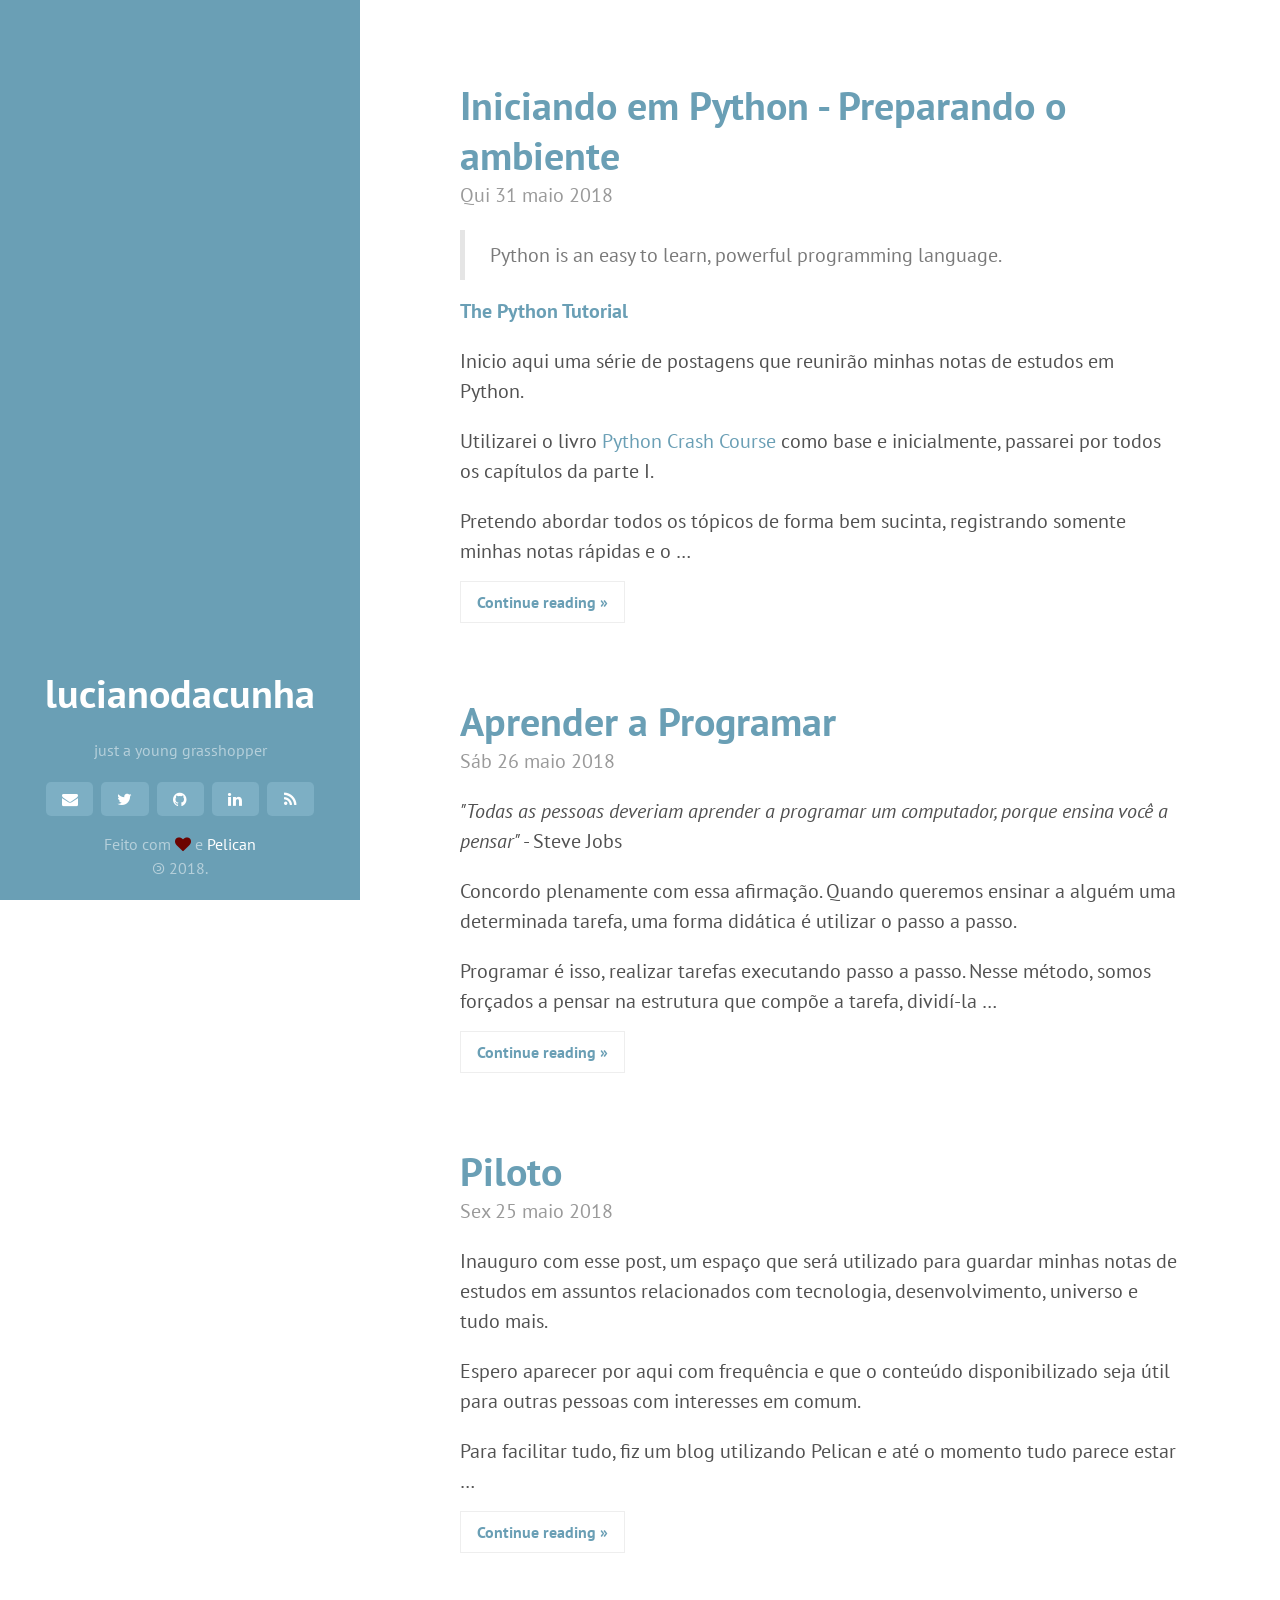
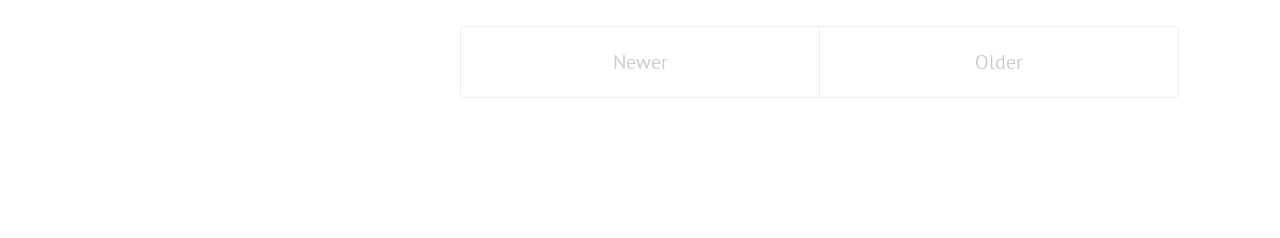
<file: author/luciano.html>
<!DOCTYPE html>
<html lang="pt" prefix="og: http://ogp.me/ns#">
	<head>
		<link href="http://gmpg.org/xfn/11" rel="profile">
		<meta http-equiv="X-UA-Compatible" content="IE=edge">
		<meta http-equiv="content-type" content="text/html; charset=utf-8">

		<!-- Metadata -->
			<meta name="description" content="just a young grasshopper" />
			<meta property="og:description" content="just a young grasshopper" />
			<meta property="og:title" content="lucianodacunha" />
			<meta property="og:type" content="website" />
			<meta property="og:url" content="" />
		<meta property="og:image" content="/images/" />

		<!-- Enable responsiveness on mobile devices-->
		<meta name="viewport" content="width=device-width, initial-scale=1.0, maximum-scale=1">

		<title>lucianodacunha - Articles by Luciano</title>

		<!-- CSS -->
		<link href="//fonts.googleapis.com/" rel="dns-prefetch">
		<link href="//fonts.googleapis.com/css?family=Droid+Serif:400,700,400italic|Abril+Fatface|PT+Sans:400,400italic,700&amp;subset=latin,latin-ext" rel="stylesheet">

		<link rel="stylesheet" href="/theme/css/poole.css" />
		<link rel="stylesheet" href="/theme/css/hyde.css" />
		<link rel="stylesheet" href="/theme/css/syntax.css" />
		<link rel="stylesheet" href="/theme/css/style.css" />
		<link rel="stylesheet" href="https://maxcdn.bootstrapcdn.com/font-awesome/4.4.0/css/font-awesome.min.css">

		<!-- RSS -->
		<link rel="alternate" type="application/rss+xml" title="RSS" href="/atom.xml">
	</head>

	<body class="theme-base-0d">
<div class="sidebar">
	<div class="container sidebar-sticky">
		<div class="sidebar-about">

			<h1>
				<a href="/">
					lucianodacunha
				</a>
			</h1>
			<p class="lead"></p>
			<p class="lead">just a young grasshopper </p>
			<p></p>
		</div>
        <div class="navbar">
            <nav class="sidebar-nav">
                        <a class="sidebar-nav-item" href="mailto:lucianodacunha.net_at_gmail.com">
                            <i class="fa fa-envelope"></i>
                        </a>
                        <a class="sidebar-nav-item" href="https://twitter.com/lucianodacunha">
                            <i class="fa fa-twitter"></i>
                        </a>
                        <a class="sidebar-nav-item" href="https://github.com/lucianodacunha">
                            <i class="fa fa-github"></i>
                        </a>
                        <a class="sidebar-nav-item" href="#">
                            <i class="fa fa-linkedin"></i>
                        </a>
                <a class="sidebar-nav-item" href="feeds.rss">
                    <i class="fa fa-feed"></i>
                </a>
            </nav>
        </div>
        <br />
		<div class="copyleft">
			<p>Feito com <i class="fa fa-heart" aria-hidden="true"></i> e
			    <a href="https://blog.getpelican.com/">Pelican</a>
            </p>
            <p>
			    <span class="copyleft-mirror">©</span> 2018.
            </p>
		</div>
	</div>
</div>		<div class="content container">
	<div class="posts">
			<div class="post">
				<h1 class="post-title" href="/iniciando-em-python-i.html#iniciando-em-python-i">
					<a href="/iniciando-em-python-i.html#iniciando-em-python-i">Iniciando em Python - Preparando o ambiente</a>
				</h1>
				<span class="post-date">Qui 31 maio 2018</span>
				<p>
					<blockquote>
<p>Python is an easy to learn, powerful programming language.</p>
</blockquote>
<p><strong><a href="https://docs.python.org/3/tutorial/#the-python-tutorial">The Python Tutorial</a></strong></p>
<p>Inicio aqui uma série de postagens que reunirão minhas notas de estudos em Python.</p>
<p>Utilizarei o livro <a href="https://nostarch.com/pythoncrashcourse">Python Crash Course</a> 
como base e inicialmente, passarei por todos os capítulos da parte I. </p>
<p>Pretendo abordar todos os tópicos de forma bem sucinta, registrando somente 
minhas notas rápidas e o …</p>
				</p>
				<a class="read-more" href="iniciando-em-python-i.html">Continue reading »</a>
			</div>
			<div class="post">
				<h1 class="post-title" href="/aprender-a-programar.html#aprender-a-programar">
					<a href="/aprender-a-programar.html#aprender-a-programar">Aprender a Programar</a>
				</h1>
				<span class="post-date">Sáb 26 maio 2018</span>
				<p>
					<p><em>"Todas as pessoas deveriam aprender a programar um computador, porque ensina
você a pensar"</em> - Steve Jobs</p>
<p>Concordo plenamente com essa afirmação. Quando queremos ensinar a alguém uma
determinada tarefa, uma forma didática é utilizar o passo a passo.</p>
<p>Programar é isso, realizar tarefas executando passo a passo. Nesse método,
somos forçados a pensar na estrutura que compõe a tarefa, dividí-la …</p>
				</p>
				<a class="read-more" href="aprender-a-programar.html">Continue reading »</a>
			</div>
			<div class="post">
				<h1 class="post-title" href="/piloto.html#piloto">
					<a href="/piloto.html#piloto">Piloto</a>
				</h1>
				<span class="post-date">Sex 25 maio 2018</span>
				<p>
					<p>Inauguro com esse post, um espaço que será utilizado para guardar minhas notas de estudos em assuntos relacionados com tecnologia, desenvolvimento, universo e tudo mais.</p>
<p>Espero aparecer por aqui com frequência e que o conteúdo disponibilizado seja útil para outras pessoas com interesses em comum.</p>
<p>Para facilitar tudo, fiz um blog utilizando Pelican e até o momento tudo parece estar …</p>
				</p>
				<a class="read-more" href="piloto.html">Continue reading »</a>
			</div>
	</div>
	<div class="pagination">

		<span class="pagination-item older">Newer</span>

		<span class="pagination-item newer">Older</span>
	</div>
		</div>
	</body>
</html>
</file>
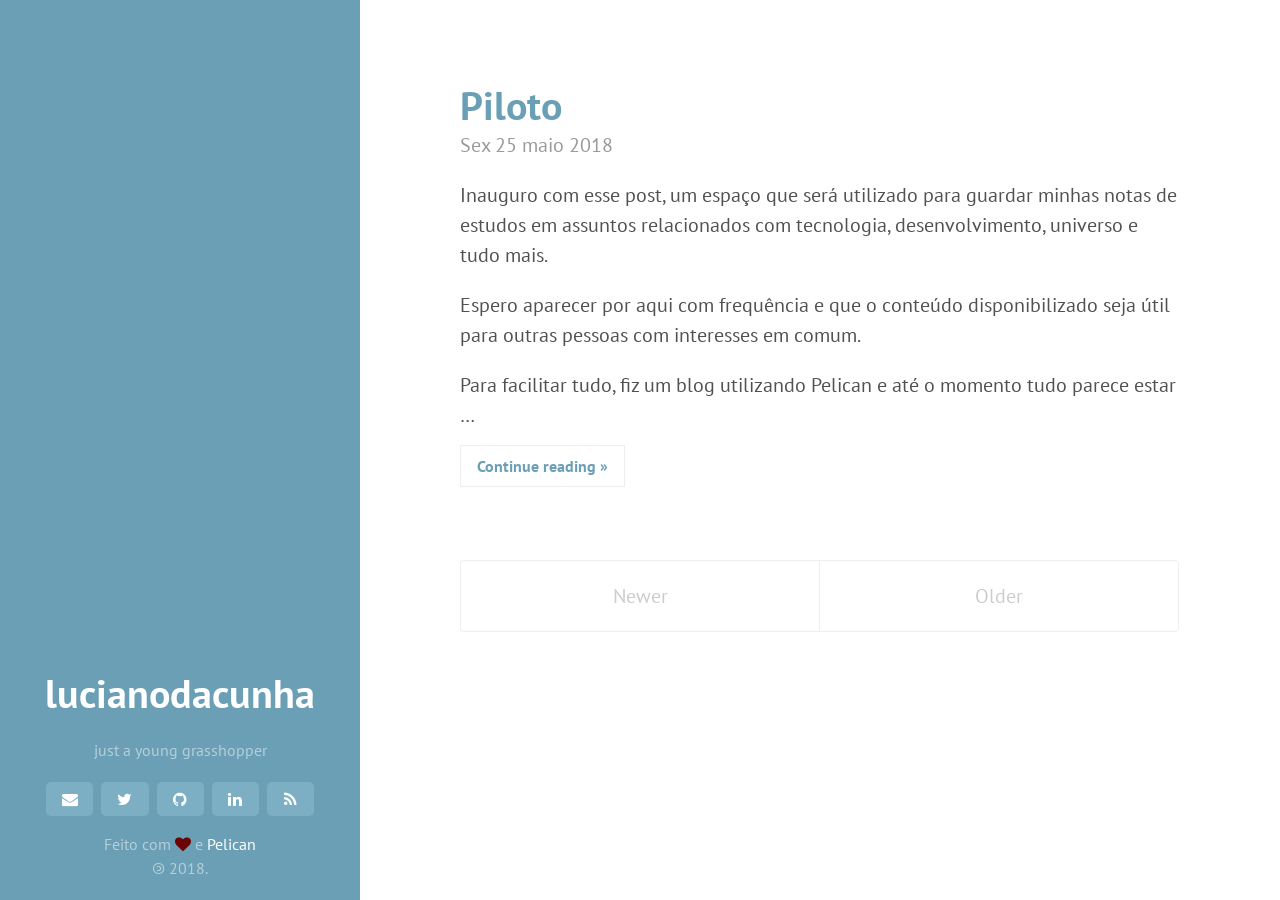
<file: category/blog.html>
<!DOCTYPE html>
<html lang="pt" prefix="og: http://ogp.me/ns#">
	<head>
		<link href="http://gmpg.org/xfn/11" rel="profile">
		<meta http-equiv="X-UA-Compatible" content="IE=edge">
		<meta http-equiv="content-type" content="text/html; charset=utf-8">

		<!-- Metadata -->
			<meta name="description" content="just a young grasshopper" />
			<meta property="og:description" content="just a young grasshopper" />
			<meta property="og:title" content="lucianodacunha" />
			<meta property="og:type" content="website" />
			<meta property="og:url" content="" />
		<meta property="og:image" content="/images/" />

		<!-- Enable responsiveness on mobile devices-->
		<meta name="viewport" content="width=device-width, initial-scale=1.0, maximum-scale=1">

		<title>lucianodacunha</title>

		<!-- CSS -->
		<link href="//fonts.googleapis.com/" rel="dns-prefetch">
		<link href="//fonts.googleapis.com/css?family=Droid+Serif:400,700,400italic|Abril+Fatface|PT+Sans:400,400italic,700&amp;subset=latin,latin-ext" rel="stylesheet">

		<link rel="stylesheet" href="/theme/css/poole.css" />
		<link rel="stylesheet" href="/theme/css/hyde.css" />
		<link rel="stylesheet" href="/theme/css/syntax.css" />
		<link rel="stylesheet" href="/theme/css/style.css" />
		<link rel="stylesheet" href="https://maxcdn.bootstrapcdn.com/font-awesome/4.4.0/css/font-awesome.min.css">

		<!-- RSS -->
		<link rel="alternate" type="application/rss+xml" title="RSS" href="/atom.xml">
	</head>

	<body class="theme-base-0d">
<div class="sidebar">
	<div class="container sidebar-sticky">
		<div class="sidebar-about">

			<h1>
				<a href="/">
					lucianodacunha
				</a>
			</h1>
			<p class="lead"></p>
			<p class="lead">just a young grasshopper </p>
			<p></p>
		</div>
        <div class="navbar">
            <nav class="sidebar-nav">
                        <a class="sidebar-nav-item" href="mailto:lucianodacunha.net_at_gmail.com">
                            <i class="fa fa-envelope"></i>
                        </a>
                        <a class="sidebar-nav-item" href="https://twitter.com/lucianodacunha">
                            <i class="fa fa-twitter"></i>
                        </a>
                        <a class="sidebar-nav-item" href="https://github.com/lucianodacunha">
                            <i class="fa fa-github"></i>
                        </a>
                        <a class="sidebar-nav-item" href="#">
                            <i class="fa fa-linkedin"></i>
                        </a>
                <a class="sidebar-nav-item" href="feeds.rss">
                    <i class="fa fa-feed"></i>
                </a>
            </nav>
        </div>
        <br />
		<div class="copyleft">
			<p>Feito com <i class="fa fa-heart" aria-hidden="true"></i> e
			    <a href="https://blog.getpelican.com/">Pelican</a>
            </p>
            <p>
			    <span class="copyleft-mirror">©</span> 2018.
            </p>
		</div>
	</div>
</div>		<div class="content container">
	<div class="posts">
			<div class="post">
				<h1 class="post-title" href="/piloto.html#piloto">
					<a href="/piloto.html#piloto">Piloto</a>
				</h1>
				<span class="post-date">Sex 25 maio 2018</span>
				<p>
					<p>Inauguro com esse post, um espaço que será utilizado para guardar minhas notas de estudos em assuntos relacionados com tecnologia, desenvolvimento, universo e tudo mais.</p>
<p>Espero aparecer por aqui com frequência e que o conteúdo disponibilizado seja útil para outras pessoas com interesses em comum.</p>
<p>Para facilitar tudo, fiz um blog utilizando Pelican e até o momento tudo parece estar …</p>
				</p>
				<a class="read-more" href="piloto.html">Continue reading »</a>
			</div>
	</div>
	<div class="pagination">

		<span class="pagination-item older">Newer</span>

		<span class="pagination-item newer">Older</span>
	</div>
		</div>
	</body>
</html>
</file>
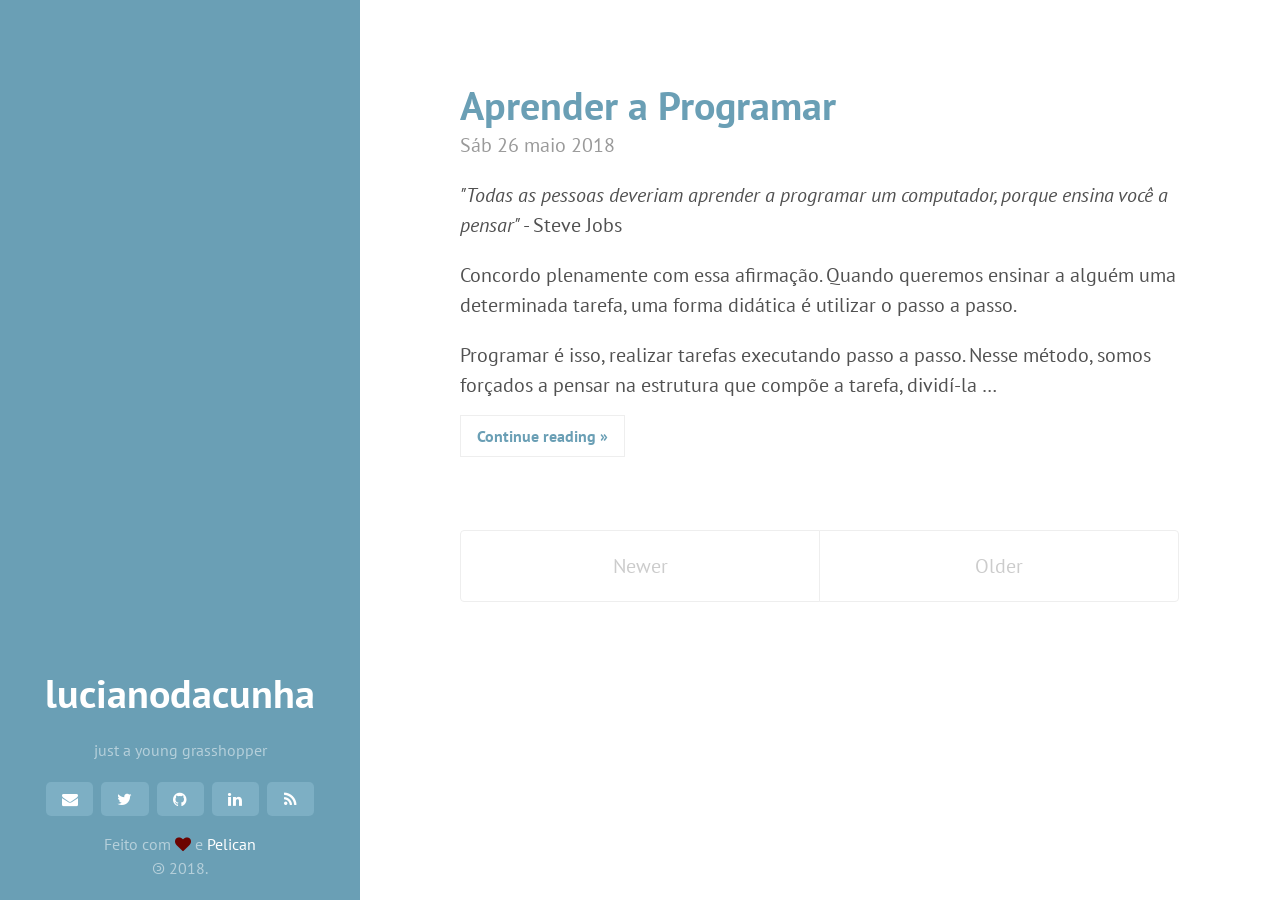
<file: category/desenvolvimento.html>
<!DOCTYPE html>
<html lang="pt" prefix="og: http://ogp.me/ns#">
	<head>
		<link href="http://gmpg.org/xfn/11" rel="profile">
		<meta http-equiv="X-UA-Compatible" content="IE=edge">
		<meta http-equiv="content-type" content="text/html; charset=utf-8">

		<!-- Metadata -->
			<meta name="description" content="just a young grasshopper" />
			<meta property="og:description" content="just a young grasshopper" />
			<meta property="og:title" content="lucianodacunha" />
			<meta property="og:type" content="website" />
			<meta property="og:url" content="" />
		<meta property="og:image" content="/images/" />

		<!-- Enable responsiveness on mobile devices-->
		<meta name="viewport" content="width=device-width, initial-scale=1.0, maximum-scale=1">

		<title>lucianodacunha</title>

		<!-- CSS -->
		<link href="//fonts.googleapis.com/" rel="dns-prefetch">
		<link href="//fonts.googleapis.com/css?family=Droid+Serif:400,700,400italic|Abril+Fatface|PT+Sans:400,400italic,700&amp;subset=latin,latin-ext" rel="stylesheet">

		<link rel="stylesheet" href="/theme/css/poole.css" />
		<link rel="stylesheet" href="/theme/css/hyde.css" />
		<link rel="stylesheet" href="/theme/css/syntax.css" />
		<link rel="stylesheet" href="/theme/css/style.css" />
		<link rel="stylesheet" href="https://maxcdn.bootstrapcdn.com/font-awesome/4.4.0/css/font-awesome.min.css">

		<!-- RSS -->
		<link rel="alternate" type="application/rss+xml" title="RSS" href="/atom.xml">
	</head>

	<body class="theme-base-0d">
<div class="sidebar">
	<div class="container sidebar-sticky">
		<div class="sidebar-about">

			<h1>
				<a href="/">
					lucianodacunha
				</a>
			</h1>
			<p class="lead"></p>
			<p class="lead">just a young grasshopper </p>
			<p></p>
		</div>
        <div class="navbar">
            <nav class="sidebar-nav">
                        <a class="sidebar-nav-item" href="mailto:lucianodacunha.net_at_gmail.com">
                            <i class="fa fa-envelope"></i>
                        </a>
                        <a class="sidebar-nav-item" href="https://twitter.com/lucianodacunha">
                            <i class="fa fa-twitter"></i>
                        </a>
                        <a class="sidebar-nav-item" href="https://github.com/lucianodacunha">
                            <i class="fa fa-github"></i>
                        </a>
                        <a class="sidebar-nav-item" href="#">
                            <i class="fa fa-linkedin"></i>
                        </a>
                <a class="sidebar-nav-item" href="feeds.rss">
                    <i class="fa fa-feed"></i>
                </a>
            </nav>
        </div>
        <br />
		<div class="copyleft">
			<p>Feito com <i class="fa fa-heart" aria-hidden="true"></i> e
			    <a href="https://blog.getpelican.com/">Pelican</a>
            </p>
            <p>
			    <span class="copyleft-mirror">©</span> 2018.
            </p>
		</div>
	</div>
</div>		<div class="content container">
	<div class="posts">
			<div class="post">
				<h1 class="post-title" href="/aprender-a-programar.html#aprender-a-programar">
					<a href="/aprender-a-programar.html#aprender-a-programar">Aprender a Programar</a>
				</h1>
				<span class="post-date">Sáb 26 maio 2018</span>
				<p>
					<p><em>"Todas as pessoas deveriam aprender a programar um computador, porque ensina
você a pensar"</em> - Steve Jobs</p>
<p>Concordo plenamente com essa afirmação. Quando queremos ensinar a alguém uma
determinada tarefa, uma forma didática é utilizar o passo a passo.</p>
<p>Programar é isso, realizar tarefas executando passo a passo. Nesse método,
somos forçados a pensar na estrutura que compõe a tarefa, dividí-la …</p>
				</p>
				<a class="read-more" href="aprender-a-programar.html">Continue reading »</a>
			</div>
	</div>
	<div class="pagination">

		<span class="pagination-item older">Newer</span>

		<span class="pagination-item newer">Older</span>
	</div>
		</div>
	</body>
</html>
</file>
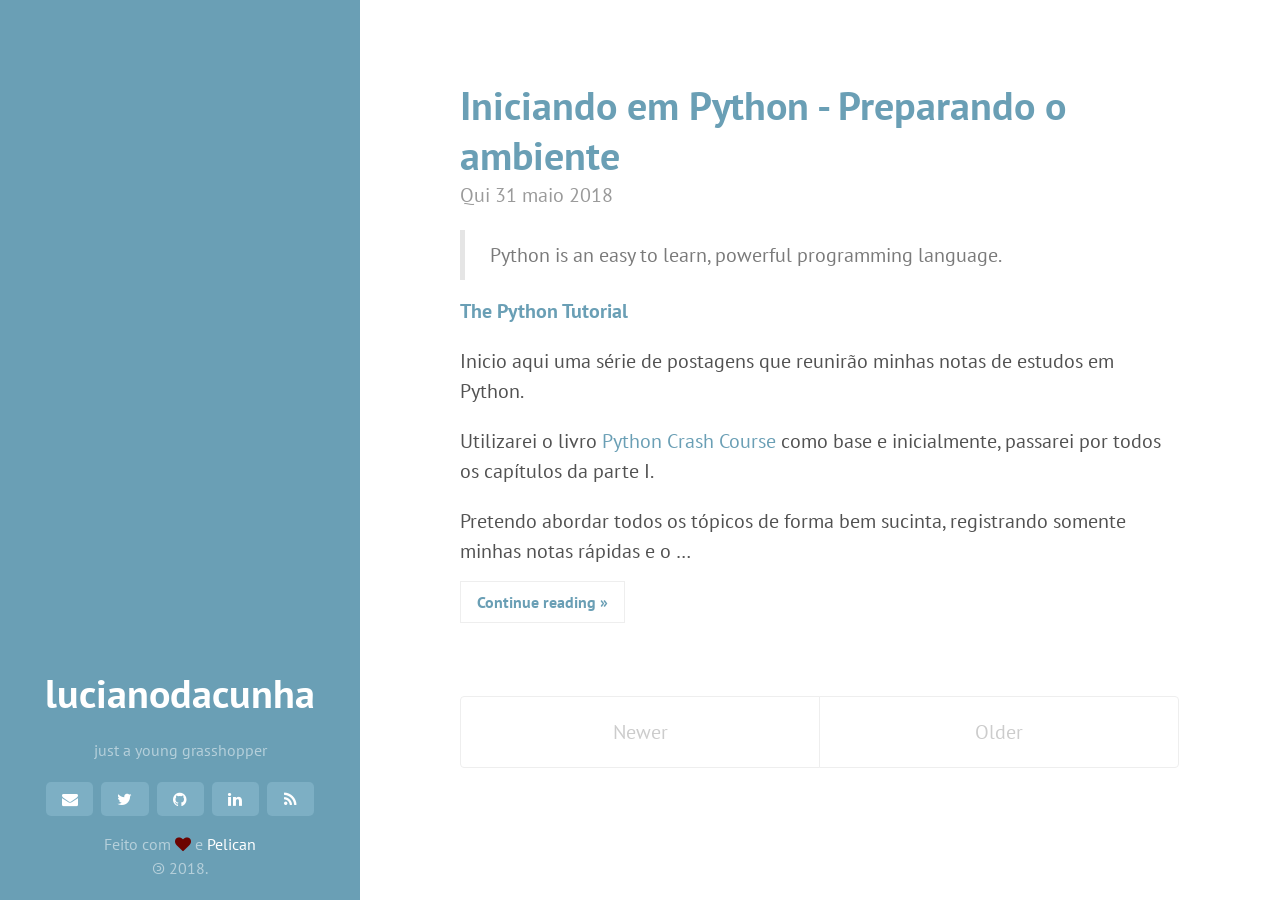
<file: category/python.html>
<!DOCTYPE html>
<html lang="pt" prefix="og: http://ogp.me/ns#">
	<head>
		<link href="http://gmpg.org/xfn/11" rel="profile">
		<meta http-equiv="X-UA-Compatible" content="IE=edge">
		<meta http-equiv="content-type" content="text/html; charset=utf-8">

		<!-- Metadata -->
			<meta name="description" content="just a young grasshopper" />
			<meta property="og:description" content="just a young grasshopper" />
			<meta property="og:title" content="lucianodacunha" />
			<meta property="og:type" content="website" />
			<meta property="og:url" content="" />
		<meta property="og:image" content="/images/" />

		<!-- Enable responsiveness on mobile devices-->
		<meta name="viewport" content="width=device-width, initial-scale=1.0, maximum-scale=1">

		<title>lucianodacunha</title>

		<!-- CSS -->
		<link href="//fonts.googleapis.com/" rel="dns-prefetch">
		<link href="//fonts.googleapis.com/css?family=Droid+Serif:400,700,400italic|Abril+Fatface|PT+Sans:400,400italic,700&amp;subset=latin,latin-ext" rel="stylesheet">

		<link rel="stylesheet" href="/theme/css/poole.css" />
		<link rel="stylesheet" href="/theme/css/hyde.css" />
		<link rel="stylesheet" href="/theme/css/syntax.css" />
		<link rel="stylesheet" href="/theme/css/style.css" />
		<link rel="stylesheet" href="https://maxcdn.bootstrapcdn.com/font-awesome/4.4.0/css/font-awesome.min.css">

		<!-- RSS -->
		<link rel="alternate" type="application/rss+xml" title="RSS" href="/atom.xml">
	</head>

	<body class="theme-base-0d">
<div class="sidebar">
	<div class="container sidebar-sticky">
		<div class="sidebar-about">

			<h1>
				<a href="/">
					lucianodacunha
				</a>
			</h1>
			<p class="lead"></p>
			<p class="lead">just a young grasshopper </p>
			<p></p>
		</div>
        <div class="navbar">
            <nav class="sidebar-nav">
                        <a class="sidebar-nav-item" href="mailto:lucianodacunha.net_at_gmail.com">
                            <i class="fa fa-envelope"></i>
                        </a>
                        <a class="sidebar-nav-item" href="https://twitter.com/lucianodacunha">
                            <i class="fa fa-twitter"></i>
                        </a>
                        <a class="sidebar-nav-item" href="https://github.com/lucianodacunha">
                            <i class="fa fa-github"></i>
                        </a>
                        <a class="sidebar-nav-item" href="#">
                            <i class="fa fa-linkedin"></i>
                        </a>
                <a class="sidebar-nav-item" href="feeds.rss">
                    <i class="fa fa-feed"></i>
                </a>
            </nav>
        </div>
        <br />
		<div class="copyleft">
			<p>Feito com <i class="fa fa-heart" aria-hidden="true"></i> e
			    <a href="https://blog.getpelican.com/">Pelican</a>
            </p>
            <p>
			    <span class="copyleft-mirror">©</span> 2018.
            </p>
		</div>
	</div>
</div>		<div class="content container">
	<div class="posts">
			<div class="post">
				<h1 class="post-title" href="/iniciando-em-python-i.html#iniciando-em-python-i">
					<a href="/iniciando-em-python-i.html#iniciando-em-python-i">Iniciando em Python - Preparando o ambiente</a>
				</h1>
				<span class="post-date">Qui 31 maio 2018</span>
				<p>
					<blockquote>
<p>Python is an easy to learn, powerful programming language.</p>
</blockquote>
<p><strong><a href="https://docs.python.org/3/tutorial/#the-python-tutorial">The Python Tutorial</a></strong></p>
<p>Inicio aqui uma série de postagens que reunirão minhas notas de estudos em Python.</p>
<p>Utilizarei o livro <a href="https://nostarch.com/pythoncrashcourse">Python Crash Course</a> 
como base e inicialmente, passarei por todos os capítulos da parte I. </p>
<p>Pretendo abordar todos os tópicos de forma bem sucinta, registrando somente 
minhas notas rápidas e o …</p>
				</p>
				<a class="read-more" href="iniciando-em-python-i.html">Continue reading »</a>
			</div>
	</div>
	<div class="pagination">

		<span class="pagination-item older">Newer</span>

		<span class="pagination-item newer">Older</span>
	</div>
		</div>
	</body>
</html>
</file>
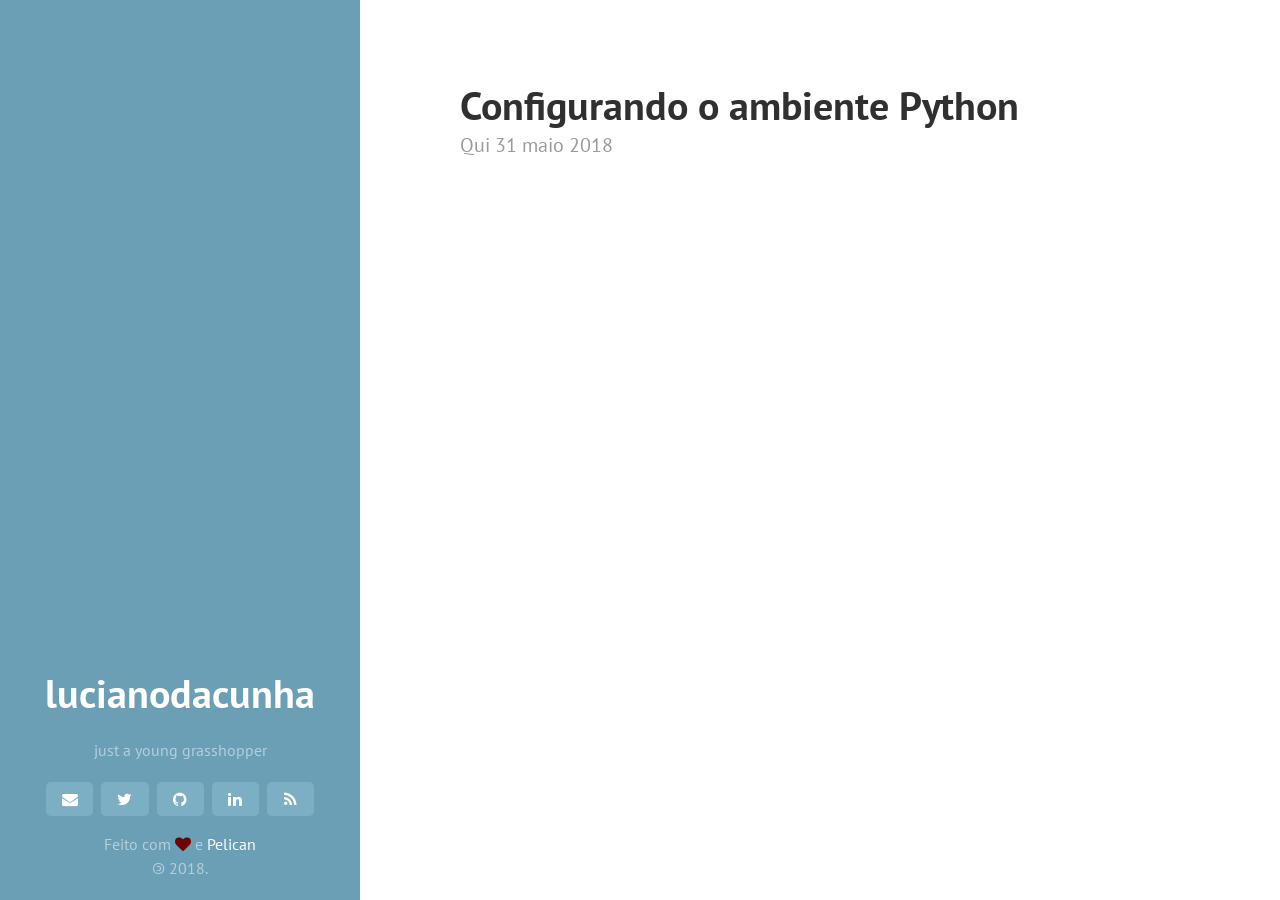
<file: drafts/configurando-o-ambiente-python.html>
<!DOCTYPE html>
<html lang="pt" prefix="og: http://ogp.me/ns#">
	<head>
		<link href="http://gmpg.org/xfn/11" rel="profile">
		<meta http-equiv="X-UA-Compatible" content="IE=edge">
		<meta http-equiv="content-type" content="text/html; charset=utf-8">

		<!-- Metadata -->
	<meta name="description" content="just a young grasshopper">
	<meta property="og:description" content="just a young grasshopper">
	<meta property="og:title" content="Configurando o ambiente Python" />
	<meta property="og:type" content="article" />
	<meta property="og:url" content="/drafts/configurando-o-ambiente-python.html" />
		<meta property="og:image" content="/images/" />

		<!-- Enable responsiveness on mobile devices-->
		<meta name="viewport" content="width=device-width, initial-scale=1.0, maximum-scale=1">

		<title>lucianodacunha</title>

		<!-- CSS -->
		<link href="//fonts.googleapis.com/" rel="dns-prefetch">
		<link href="//fonts.googleapis.com/css?family=Droid+Serif:400,700,400italic|Abril+Fatface|PT+Sans:400,400italic,700&amp;subset=latin,latin-ext" rel="stylesheet">

		<link rel="stylesheet" href="/theme/css/poole.css" />
		<link rel="stylesheet" href="/theme/css/hyde.css" />
		<link rel="stylesheet" href="/theme/css/syntax.css" />
		<link rel="stylesheet" href="/theme/css/style.css" />
		<link rel="stylesheet" href="https://maxcdn.bootstrapcdn.com/font-awesome/4.4.0/css/font-awesome.min.css">

		<!-- RSS -->
		<link rel="alternate" type="application/rss+xml" title="RSS" href="/atom.xml">
	</head>

	<body class="theme-base-0d">
<div class="sidebar">
	<div class="container sidebar-sticky">
		<div class="sidebar-about">

			<h1>
				<a href="/">
					lucianodacunha
				</a>
			</h1>
			<p class="lead"></p>
			<p class="lead">just a young grasshopper </p>
			<p></p>
		</div>
        <div class="navbar">
            <nav class="sidebar-nav">
                        <a class="sidebar-nav-item" href="mailto:lucianodacunha.net_at_gmail.com">
                            <i class="fa fa-envelope"></i>
                        </a>
                        <a class="sidebar-nav-item" href="https://twitter.com/lucianodacunha">
                            <i class="fa fa-twitter"></i>
                        </a>
                        <a class="sidebar-nav-item" href="https://github.com/lucianodacunha">
                            <i class="fa fa-github"></i>
                        </a>
                        <a class="sidebar-nav-item" href="#">
                            <i class="fa fa-linkedin"></i>
                        </a>
                <a class="sidebar-nav-item" href="feeds.rss">
                    <i class="fa fa-feed"></i>
                </a>
            </nav>
        </div>
        <br />
		<div class="copyleft">
			<p>Feito com <i class="fa fa-heart" aria-hidden="true"></i> e
			    <a href="https://blog.getpelican.com/">Pelican</a>
            </p>
            <p>
			    <span class="copyleft-mirror">©</span> 2018.
            </p>
		</div>
	</div>
</div>		<div class="content container">
<div class="post">
	<h1 class="post-title">Configurando o ambiente Python</h1>
	<span class="post-date">Qui 31 maio 2018</span>
	
	<div id="disqus_thread"></div>
		<script type="text/javascript">
			var disqus_shortname = 'https-lucianodacunha-github-io';
			(function() {
	 			var dsq = document.createElement('script'); dsq.type = 'text/javascript'; dsq.async = true;
	 			dsq.src = '//' + disqus_shortname + '.disqus.com/embed.js';
	 			(document.getElementsByTagName('head')[0] || document.getElementsByTagName('body')[0]).appendChild(dsq);
	 		})();
		</script>
	<noscript>Please enable JavaScript to view the <a href="https://disqus.com/?ref_noscript" rel="nofollow">comments powered by Disqus.</a></noscript>
</div>
		</div>
	</body>
</html>
</file>
<file: theme/css/poole.css>
/*
 *                        ___
 *                       /\_ \
 *  _____     ___     ___\//\ \      __
 * /\ '__`\  / __`\  / __`\\ \ \   /'__`\
 * \ \ \_\ \/\ \_\ \/\ \_\ \\_\ \_/\  __/
 *  \ \ ,__/\ \____/\ \____//\____\ \____\
 *   \ \ \/  \/___/  \/___/ \/____/\/____/
 *    \ \_\
 *     \/_/
 *
 * Designed, built, and released under MIT license by @mdo. Learn more at
 * https://github.com/poole/poole.
 */


/*
 * Contents
 *
 * Body resets
 * Custom type
 * Messages
 * Container
 * Masthead
 * Posts and pages
 * Pagination
 * Reverse layout
 * Themes
 */


/*
 * Body resets
 *
 * Update the foundational and global aspects of the page.
 */

* {
  -webkit-box-sizing: border-box;
     -moz-box-sizing: border-box;
          box-sizing: border-box;
}

html,
body {
  margin: 0;
  padding: 0;
}

html {
  font-family: "Helvetica Neue", Helvetica, Arial, sans-serif;
  font-size: 16px;
  line-height: 1.5;
}
@media (min-width: 38em) {
  html {
    font-size: 20px;
  }
}

body {
  color: #515151;
  background-color: #fff;
  -webkit-text-size-adjust: 100%;
      -ms-text-size-adjust: 100%;
}

/* No `:visited` state is required by default (browsers will use `a`) */
a {
  color: #268bd2;
  text-decoration: none;
}
a strong {
  color: inherit;
}
/* `:focus` is linked to `:hover` for basic accessibility */
a:hover,
a:focus {
  text-decoration: underline;
}

/* Headings */
h1, h2, h3, h4, h5, h6 {
  margin-bottom: .5rem;
  font-weight: bold;
  line-height: 1.25;
  color: #313131;
  text-rendering: optimizeLegibility;
}
h1 {
  font-size: 2rem;
}
h2 {
  margin-top: 1rem;
  font-size: 1.5rem;
}
h3 {
  margin-top: 1.5rem;
  font-size: 1.25rem;
}
h4, h5, h6 {
  margin-top: 1rem;
  font-size: 1rem;
}

/* Body text */
p {
  margin-top: 0;
  margin-bottom: 1rem;
}

strong {
  color: #303030;
}


/* Lists */
ul, ol, dl {
  margin-top: 0;
  margin-bottom: 1rem;
}

dt {
  font-weight: bold;
}
dd {
  margin-bottom: .5rem;
}

/* Misc */
hr {
  position: relative;
  margin: 1.5rem 0;
  border: 0;
  border-top: 1px solid #eee;
  border-bottom: 1px solid #fff;
}

abbr {
  font-size: 85%;
  font-weight: bold;
  color: #555;
  text-transform: uppercase;
}
abbr[title] {
  cursor: help;
  border-bottom: 1px dotted #e5e5e5;
}

/* Code */
code,
pre {
  font-family: Menlo, Monaco, "Courier New", monospace;
}
code {
  padding: .25em .5em;
  font-size: 85%;
  color: #bf616a;
  background-color: #f9f9f9;
  border-radius: 3px;
}
pre {
  display: block;
  margin-top: 0;
  margin-bottom: 1rem;
  padding: 1rem;
  font-size: .8rem;
  line-height: 1.4;
  white-space: pre;
  white-space: pre-wrap;
  word-break: break-all;
  word-wrap: break-word;
  background-color: #f9f9f9;
}
pre code {
  padding: 0;
  font-size: 100%;
  color: inherit;
  background-color: transparent;
}

/* Pygments via Jekyll */
.highlight {
  margin-bottom: 1rem;
  border-radius: 4px;
}
.highlight pre {
  margin-bottom: 0;
}

/* Gist via GitHub Pages */
.gist .gist-file {
  font-family: Menlo, Monaco, "Courier New", monospace !important;
}
.gist .markdown-body {
  padding: 15px;
}
.gist pre {
  padding: 0;
  background-color: transparent;
}
.gist .gist-file .gist-data {
  font-size: .8rem !important;
  line-height: 1.4;
}
.gist code {
  padding: 0;
  color: inherit;
  background-color: transparent;
  border-radius: 0;
}

/* Quotes */
blockquote {
  padding: .5rem 1rem;
  margin: .8rem 0;
  color: #7a7a7a;
  border-left: .25rem solid #e5e5e5;
}
blockquote p:last-child {
  margin-bottom: 0;
}
@media (min-width: 30em) {
  blockquote {
    padding-right: 5rem;
    padding-left: 1.25rem;
  }
}

img {
  display: block;
  max-width: 100%;
  margin: 0 0 1rem;
  border-radius: 5px;
}

/* Tables */
table {
  margin-bottom: 1rem;
  width: 100%;
  border: 1px solid #e5e5e5;
  border-collapse: collapse;
}
td,
th {
  padding: .25rem .5rem;
  border: 1px solid #e5e5e5;
}
tbody tr:nth-child(odd) td,
tbody tr:nth-child(odd) th {
  background-color: #f9f9f9;
}


/*
 * Custom type
 *
 * Extend paragraphs with `.lead` for larger introductory text.
 */

.lead {
  font-size: 1.25rem;
  font-weight: 300;
}


/*
 * Messages
 *
 * Show alert messages to users. You may add it to single elements like a `<p>`,
 * or to a parent if there are multiple elements to show.
 */

.message {
  margin-bottom: 1rem;
  padding: 1rem;
  color: #717171;
  background-color: #f9f9f9;
}


/*
 * Container
 *
 * Center the page content.
 */

.container {
  max-width: 38rem;
  padding-left:  1rem;
  padding-right: 1rem;
  margin-left:  auto;
  margin-right: auto;
}


/*
 * Masthead
 *
 * Super small header above the content for site name and short description.
 */

.masthead {
  padding-top:    1rem;
  padding-bottom: 1rem;
  margin-bottom: 3rem;
}
.masthead-title {
  margin-top: 0;
  margin-bottom: 0;
  color: #505050;
}
.masthead-title a {
  color: #505050;
}
.masthead-title small {
  font-size: 75%;
  font-weight: 400;
  color: #c0c0c0;
  letter-spacing: 0;
}


/*
 * Posts and pages
 *
 * Each post is wrapped in `.post` and is used on default and post layouts. Each
 * page is wrapped in `.page` and is only used on the page layout.
 */

.page,
.post {
  margin-bottom: 4em;
}

/* Blog post or page title */
.page-title,
.post-title,
.post-title a {
  color: #303030;
}
.page-title,
.post-title {
  margin-top: 0;
}

/* Meta data line below post title */
.post-date {
  display: block;
  margin-top: -.5rem;
  margin-bottom: 1rem;
  color: #9a9a9a;
}

/* Related posts */
.related {
  padding-top: 2rem;
  padding-bottom: 2rem;
  border-top: 1px solid #eee;
}
.related-posts {
  padding-left: 0;
  list-style: none;
}
.related-posts h3 {
  margin-top: 0;
}
.related-posts li small {
  font-size: 75%;
  color: #999;
}
.related-posts li a:hover {
  color: #268bd2;
  text-decoration: none;
}
.related-posts li a:hover small {
  color: inherit;
}

.read-more {
  padding: .5rem .8rem;
  border: 1px solid #eee;
  font-size: .8rem;
  margin-top: 1rem;
  font-weight: bold;
}

/*
 * Pagination
 *
 * Super lightweight (HTML-wise) blog pagination. `span`s are provide for when
 * there are no more previous or next posts to show.
 */

.pagination {
  overflow: hidden; /* clearfix */
  margin-left: -1rem;
  margin-right: -1rem;
  font-family: "PT Sans", Helvetica, Arial, sans-serif;
  color: #ccc;
  text-align: center;
}

/* Pagination items can be `span`s or `a`s */
.pagination-item {
  display: block;
  padding: 1rem;
  border: 1px solid #eee;
}
.pagination-item:first-child {
  margin-bottom: -1px;
}

/* Only provide a hover state for linked pagination items */
a.pagination-item:hover {
  background-color: #f5f5f5;
}

@media (min-width: 30em) {
  .pagination {
    margin: 3rem 0;
  }
  .pagination-item {
    float: left;
    width: 50%;
  }
  .pagination-item:first-child {
    margin-bottom: 0;
    border-top-left-radius:    4px;
    border-bottom-left-radius: 4px;
  }
  .pagination-item:last-child {
    margin-left: -1px;
    border-top-right-radius:    4px;
    border-bottom-right-radius: 4px;
  }
}
</file>
<file: theme/css/hyde.css>
/*
 *  __                  __
 * /\ \                /\ \
 * \ \ \___   __  __   \_\ \     __
 *  \ \  _ `\/\ \/\ \  /'_` \  /'__`\
 *   \ \ \ \ \ \ \_\ \/\ \_\ \/\  __/
 *    \ \_\ \_\/`____ \ \___,_\ \____\
 *     \/_/\/_/`/___/> \/__,_ /\/____/
 *                /\___/
 *                \/__/
 *
 * Designed, built, and released under MIT license by @mdo. Learn more at
 * https://github.com/poole/hyde.
 */


/*
 * Contents
 *
 * Global resets
 * Sidebar
 * Container
 * Reverse layout
 * Themes
 */


/*
 * Global resets
 *
 * Update the foundational and global aspects of the page.
 */

html {
  font-family: "PT Sans", Helvetica, Arial, sans-serif;
}
@media (min-width: 48em) {
  html {
    font-size: 16px;
  }
}
@media (min-width: 58em) {
  html {
    font-size: 20px;
  }
}


/*
 * Sidebar
 *
 * Flexible banner for housing site name, intro, and "footer" content. Starts
 * out above content in mobile and later moves to the side with wider viewports.
 */

.sidebar {
  text-align: center;
  padding: 2rem 1rem;
  color: rgba(255,255,255,.5);
  background-color: #202020;
}
@media (min-width: 48em) {
  .sidebar {
    position: fixed;
    top: 0;
    left: 0;
    bottom: 0;
    width: 18rem;
    text-align: center;
  }
}

/* Sidebar links */
.sidebar a {
  color: #fff;
}

/* About section */

.sidebar-about h1 {
  color: #fff;
  margin-top: 0;
  font-family: "Abril Fatface", serif;
  font-size: 3rem;
}

.sidebar-about .lead {
  font-size: .8rem;
}

.sidebar-about .profile-picture {
  margin: 0 auto;
  border-radius: 50%;
  border: 2px solid #5b8da2;
  max-width: 5rem;
}

/* Sidebar nav */
.sidebar-nav {
  margin-bottom: 1rem;
  padding-left: 2px;
}
.sidebar-nav-item {
  display: block;
  padding: .25rem 0.5rem;
  background: #7dafc4;
  margin: 0 .2rem;
  border-radius: .25rem;
  text-transform: uppercase;
  font-size: .8rem;
  font-weight: bold;
  float: left;
  width: 17%;
}
a.sidebar-nav-item:hover,
a.sidebar-nav-item:focus {
  background: #6096ac;
  text-decoration: none;
}
.sidebar-nav-item.active {
  color: #6096ac;
  background: #fff;
}
a.sidebar-nav-item.active:hover,
a.sidebar-nav-item.active:focus {
  color: #fff;
}

/* Sticky sidebar
 *
 * Add the `sidebar-sticky` class to the sidebar's container to affix it the
 * contents to the bottom of the sidebar in tablets and up.
 */

@media (min-width: 48em) {
  .sidebar-sticky {
    position: absolute;
    right:  1rem;
    bottom: 1rem;
    left:   1rem;
  }
}


/* Container
 *
 * Align the contents of the site above the proper threshold with some margin-fu
 * with a 25%-wide `.sidebar`.
 */

.content {
  padding-top:    4rem;
  padding-bottom: 4rem;
}

@media (min-width: 48em) {
  .content {
    max-width: 38rem;
    margin-left: 20rem;
    margin-right: 2rem;
  }
}

@media (min-width: 64em) {
  .content {
    margin-left: 22rem;
    margin-right: 4rem;
  }
}


/*
 * Reverse layout
 *
 * Flip the orientation of the page by placing the `.sidebar` on the right.
 */

@media (min-width: 48em) {
  .layout-reverse .sidebar {
    left: auto;
    right: 0;
  }
  .layout-reverse .content {
    margin-left: 2rem;
    margin-right: 20rem;
  }
}

@media (min-width: 64em) {
  .layout-reverse .content {
    margin-left: 4rem;
    margin-right: 22rem;
  }
}



/*
 * Themes
 *
 * As of v1.1, Hyde includes optional themes to color the sidebar and links
 * within blog posts. To use, add the class of your choosing to the `body`.
 */

/* Base16 (http://chriskempson.github.io/base16/#default) */

/* Red */
.theme-base-08 .sidebar {
  background-color: #ac4142;
}
.theme-base-08 .content a,
.theme-base-08 .related-posts li a:hover {
  color: #ac4142;
}

/* Orange */
.theme-base-09 .sidebar {
  background-color: #d28445;
}
.theme-base-09 .content a,
.theme-base-09 .related-posts li a:hover {
  color: #d28445;
}

/* Yellow */
.theme-base-0a .sidebar {
  background-color: #f4bf75;
}
.theme-base-0a .content a,
.theme-base-0a .related-posts li a:hover {
  color: #f4bf75;
}

/* Green */
.theme-base-0b .sidebar {
  background-color: #90a959;
}
.theme-base-0b .content a,
.theme-base-0b .related-posts li a:hover {
  color: #90a959;
}

/* Cyan */
.theme-base-0c .sidebar {
  background-color: #75b5aa;
}
.theme-base-0c .content a,
.theme-base-0c .related-posts li a:hover {
  color: #75b5aa;
}

/* Blue */
.theme-base-0d .sidebar {
  background-color: #6a9fb5;
}
.theme-base-0d .content a,
.theme-base-0d .related-posts li a:hover {
  color: #6a9fb5;
}

/* Magenta */
.theme-base-0e .sidebar {
  background-color: #aa759f;
}
.theme-base-0e .content a,
.theme-base-0e .related-posts li a:hover {
  color: #aa759f;
}

/* Brown */
.theme-base-0f .sidebar {
  background-color: #8f5536;
}
.theme-base-0f .content a,
.theme-base-0f .related-posts li a:hover {
  color: #8f5536;
}
</file>
<file: theme/css/syntax.css>
.highlight .hll { background-color: #ffc; }
.highlight .c { color: #999; } /* Comment */
.highlight .err { color: #a00; background-color: #faa } /* Error */
.highlight .k { color: #069; } /* Keyword */
.highlight .o { color: #555 } /* Operator */
.highlight .cm { color: #09f; font-style: italic } /* Comment.Multiline */
.highlight .cp { color: #099 } /* Comment.Preproc */
.highlight .c1 { color: #999; } /* Comment.Single */
.highlight .cs { color: #999; } /* Comment.Special */
.highlight .gd { background-color: #fcc; border: 1px solid #c00 } /* Generic.Deleted */
.highlight .ge { font-style: italic } /* Generic.Emph */
.highlight .gr { color: #f00 } /* Generic.Error */
.highlight .gh { color: #030; } /* Generic.Heading */
.highlight .gi { background-color: #cfc; border: 1px solid #0c0 } /* Generic.Inserted */
.highlight .go { color: #aaa } /* Generic.Output */
.highlight .gp { color: #009; } /* Generic.Prompt */
.highlight .gs { } /* Generic.Strong */
.highlight .gu { color: #030; } /* Generic.Subheading */
.highlight .gt { color: #9c6 } /* Generic.Traceback */
.highlight .kc { color: #069; } /* Keyword.Constant */
.highlight .kd { color: #069; } /* Keyword.Declaration */
.highlight .kn { color: #069; } /* Keyword.Namespace */
.highlight .kp { color: #069 } /* Keyword.Pseudo */
.highlight .kr { color: #069; } /* Keyword.Reserved */
.highlight .kt { color: #078; } /* Keyword.Type */
.highlight .m { color: #f60 } /* Literal.Number */
.highlight .s { color: #d44950 } /* Literal.String */
.highlight .na { color: #4f9fcf } /* Name.Attribute */
.highlight .nb { color: #366 } /* Name.Builtin */
.highlight .nc { color: #0a8; } /* Name.Class */
.highlight .no { color: #360 } /* Name.Constant */
.highlight .nd { color: #99f } /* Name.Decorator */
.highlight .ni { color: #999; } /* Name.Entity */
.highlight .ne { color: #c00; } /* Name.Exception */
.highlight .nf { color: #c0f } /* Name.Function */
.highlight .nl { color: #99f } /* Name.Label */
.highlight .nn { color: #0cf; } /* Name.Namespace */
.highlight .nt { color: #2f6f9f; } /* Name.Tag */
.highlight .nv { color: #033 } /* Name.Variable */
.highlight .ow { color: #000; } /* Operator.Word */
.highlight .w { color: #bbb } /* Text.Whitespace */
.highlight .mf { color: #f60 } /* Literal.Number.Float */
.highlight .mh { color: #f60 } /* Literal.Number.Hex */
.highlight .mi { color: #f60 } /* Literal.Number.Integer */
.highlight .mo { color: #f60 } /* Literal.Number.Oct */
.highlight .sb { color: #c30 } /* Literal.String.Backtick */
.highlight .sc { color: #c30 } /* Literal.String.Char */
.highlight .sd { color: #c30; font-style: italic } /* Literal.String.Doc */
.highlight .s2 { color: #c30 } /* Literal.String.Double */
.highlight .se { color: #c30; } /* Literal.String.Escape */
.highlight .sh { color: #c30 } /* Literal.String.Heredoc */
.highlight .si { color: #a00 } /* Literal.String.Interpol */
.highlight .sx { color: #c30 } /* Literal.String.Other */
.highlight .sr { color: #3aa } /* Literal.String.Regex */
.highlight .s1 { color: #c30 } /* Literal.String.Single */
.highlight .ss { color: #fc3 } /* Literal.String.Symbol */
.highlight .bp { color: #366 } /* Name.Builtin.Pseudo */
.highlight .vc { color: #033 } /* Name.Variable.Class */
.highlight .vg { color: #033 } /* Name.Variable.Global */
.highlight .vi { color: #033 } /* Name.Variable.Instance */
.highlight .il { color: #f60 } /* Literal.Number.Integer.Long */

.css .o,
.css .o + .nt,
.css .nt + .nt { color: #999; }

.highlight .lineno { color: #ccc; display:inline-block; padding: 0 5px; border-right:1px solid #ccc; }
.highlight pre code { display: block; white-space: pre; overflow-x: auto; word-wrap: normal; }
</file>
<file: theme/css/style.css>
/* Overriding Title
 *
 */

div.copyleft {
    margin-top: 0px;
    padding-top: 20px;
    font-size: .8rem;
}

div.copyleft p {
    margin-bottom: 0px;
}

.copyleft-mirror {
    display: inline-block;
    text-align: right;
    margin: 0px;
    -moz-transform: scaleX(-1);
    -o-transform: scaleX(-1);
    -webkit-transform: scaleX(-1);
    transform: scaleX(-1);
    filter: FlipH;
    -ms-filter: “FlipH”;
}

.fa-heart {
    color: #6C0300;
    font-size: .7rem;
}

.sidebar-about h1 {
  color: #fff;
  margin-top: 0;
  font-family: "PT Sans", Helvetica, Arial, sans-serif;
  font-size: 2rem;
}
</file>
